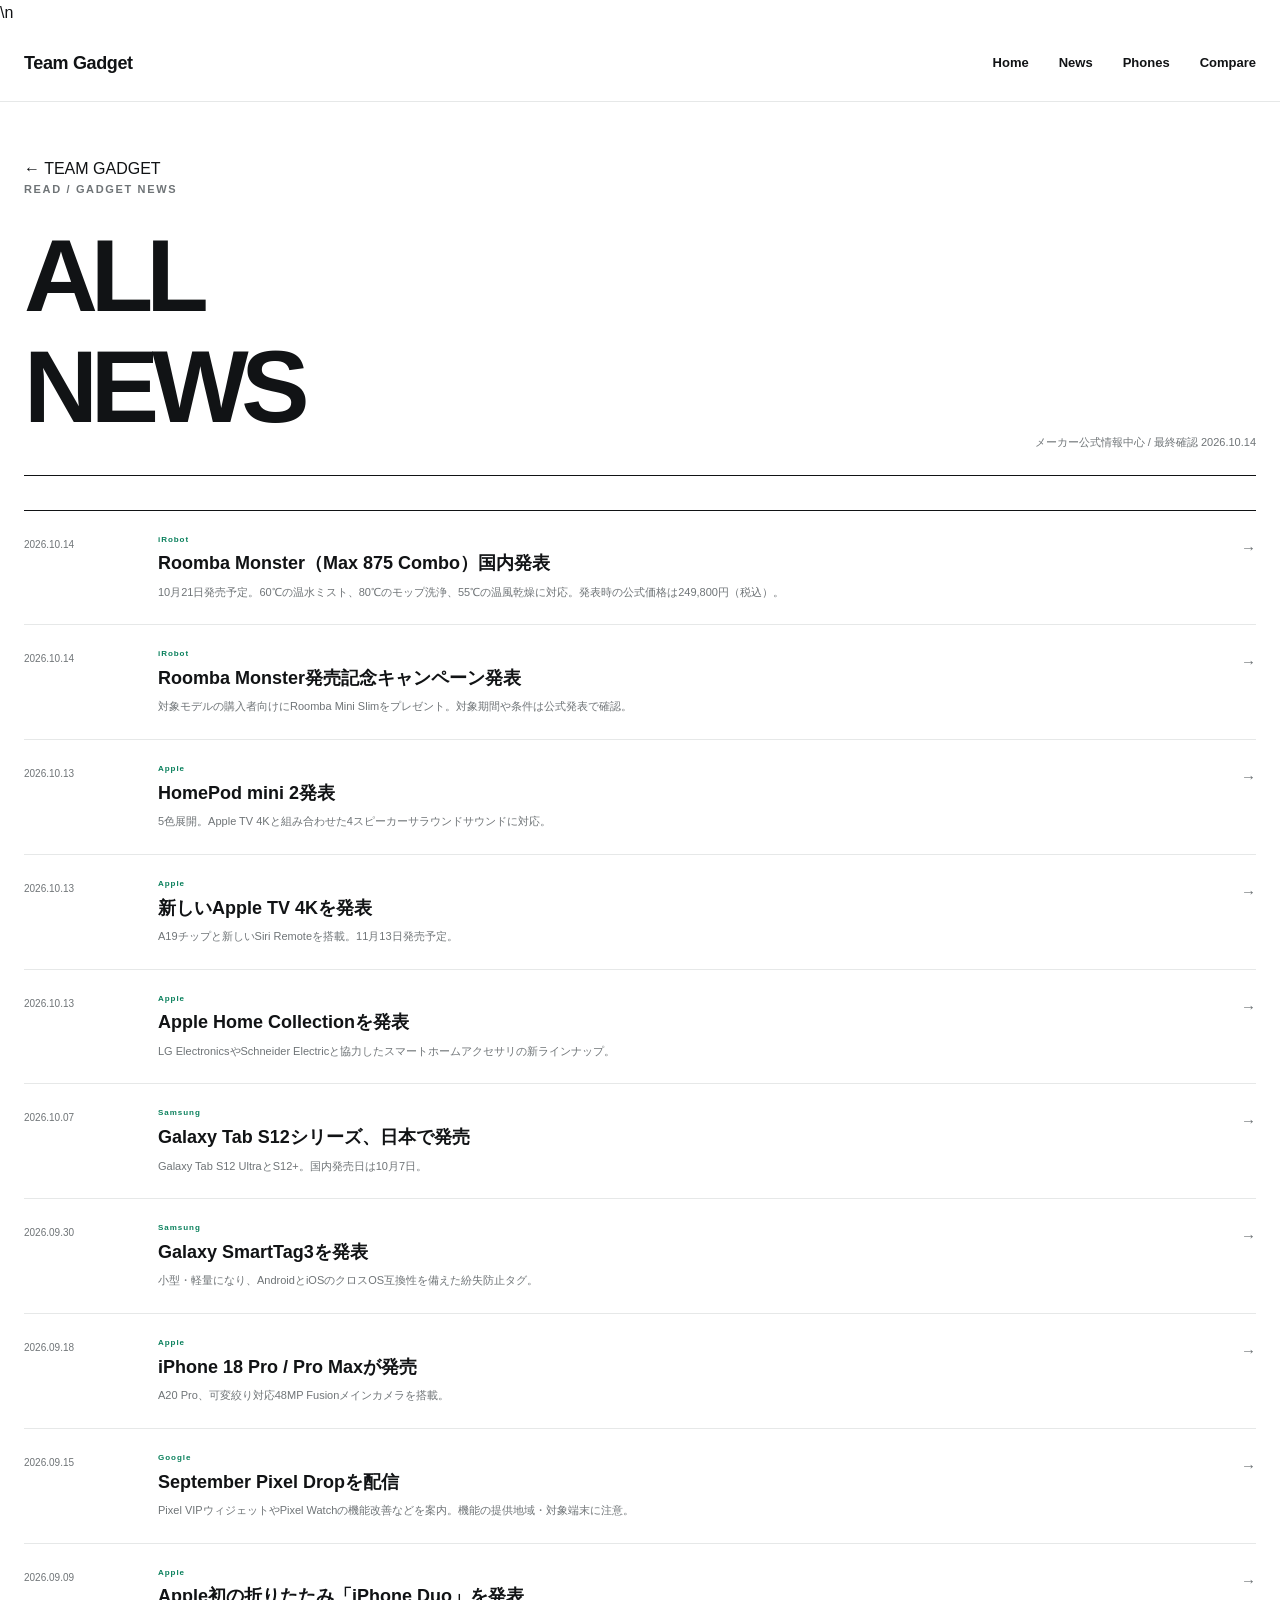
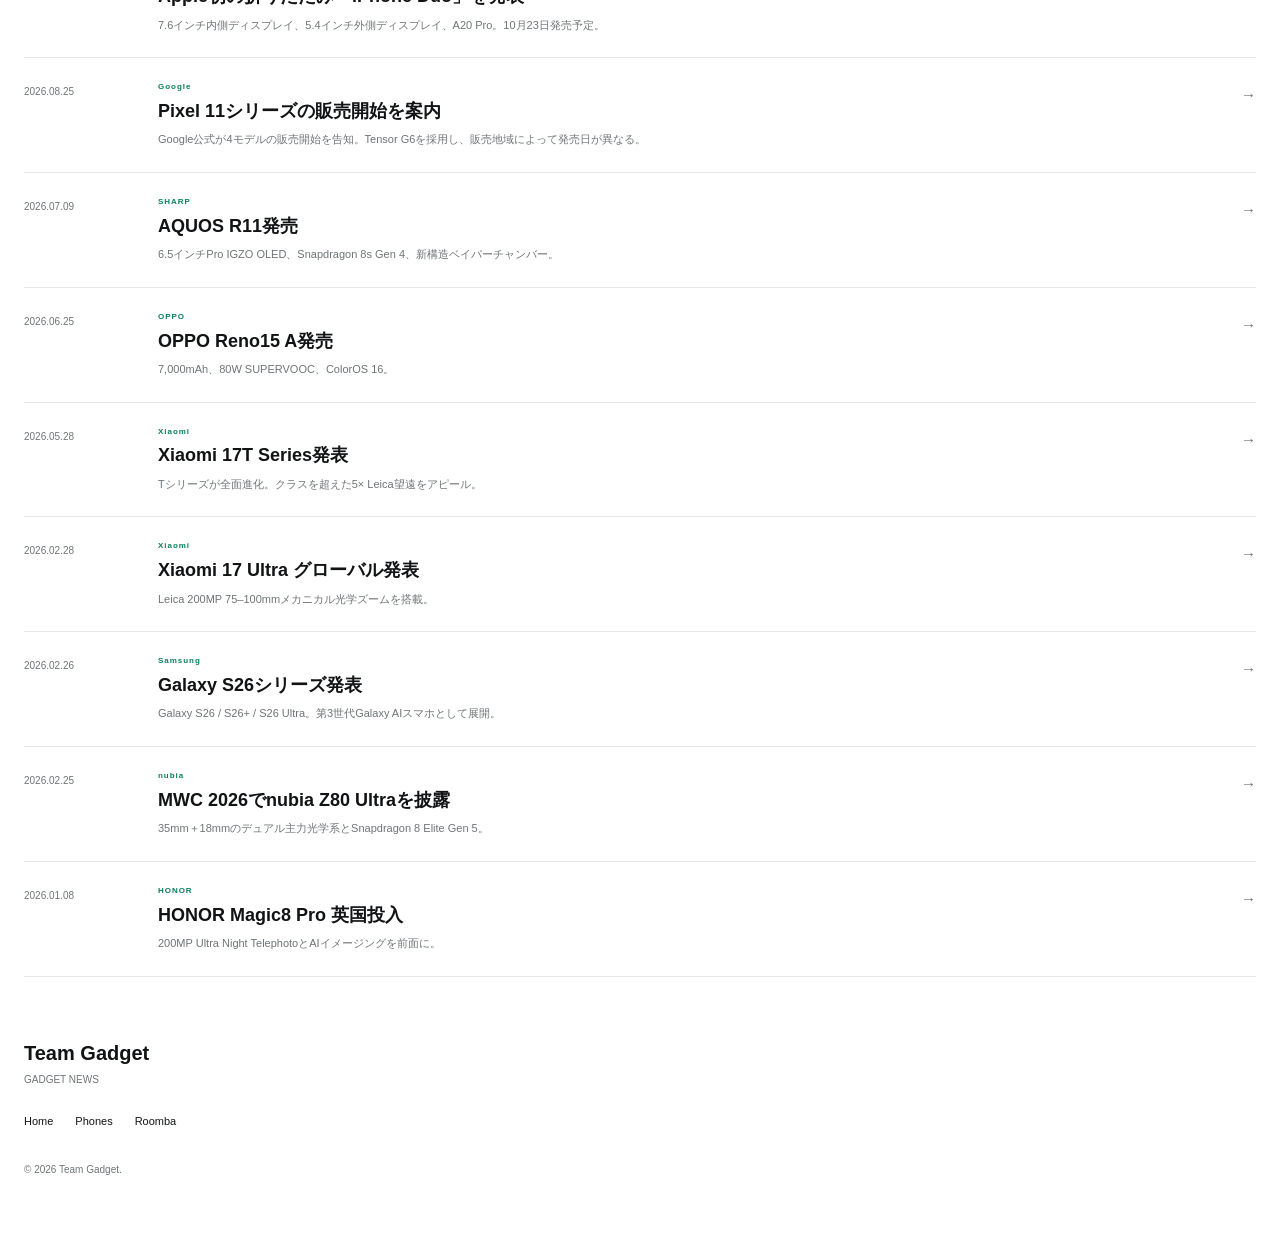
<file: news/index.html>
<!doctype html>
<html lang="ja">
<head>
  <meta charset="utf-8">
  <meta name="viewport" content="width=device-width,initial-scale=1">\n  <base href="../">
  <meta name="description" content="Team Gadget ガジェットニュース一覧。スマートフォンを中心に最新情報をまとめます。">
  <title>ガジェットニュース | Team Gadget</title>
  <link rel="stylesheet" href="./styles.css?v=20260923-1522">
  <link rel="stylesheet" href="./gadget.css?v=20260923-1522">
</head>
<body>
  <header class="site-header">
    <a class="brand" href="./gadget.html"><span>Team Gadget</span></a>
    <nav class="desktop-nav"><a href="./gadget.html">Home</a><a href="#news">News</a><a href="./phones/">Phones</a><a href="./phones/#compare">Compare</a></nav>
    <button class="menu-button" id="menuButton" type="button" aria-label="メニューを開く" aria-expanded="false"><span></span><span></span></button>
  </header>

  <div class="mobile-menu" id="mobileMenu" hidden>
    <div class="mobile-menu-panel">
      <div class="mobile-menu-head"><strong>MENU</strong><button class="mobile-close" id="menuClose" type="button" aria-label="メニューを閉じる">×</button></div>
      <div class="mobile-menu-group">
        <span class="mobile-menu-label">PAGES</span>
        <a href="./gadget.html">Team Gadget</a>
        <a href="./">Team Gadget（Roomba）</a>
      </div>
      <div class="mobile-menu-group">
        <span class="mobile-menu-label">GADGET</span>
        <a href="#news">News</a>
        <a href="./phones/">World Phones</a>
        <a href="./phones/#compare">Compare</a>
      </div>
    </div>
  </div>

  <main>
    <section class="section shell page-top-section" id="news">
      <a class="page-kicker" href="./gadget.html">← TEAM GADGET</a>
      <div class="section-head">
        <div><div class="eyebrow">READ / GADGET NEWS</div><h1 class="database-page-title">ALL<br>NEWS</h1></div>
        <span class="source-note">メーカー公式情報中心 / 最終確認 2026.10.14</span>
      </div>
      <div class="gadget-news-timeline standalone-news-list">
        <div class="gadget-news-list" id="moreNewsList"></div>
      </div>
    </section>
  </main>

  <footer class="footer shell">
    <div><strong>Team Gadget</strong><span>GADGET NEWS</span></div>
    <div class="footer-links"><a href="./gadget.html">Home</a><a href="./phones/">Phones</a><a href="./">Roomba</a></div>
    <small>© 2026 Team Gadget.</small>
  </footer>

  <script src="./gadget-data.js?v=20261014-1900"></script>
  <script src="./gadget.js?v=20261014-1900"></script>
</body>
</html>
</file>
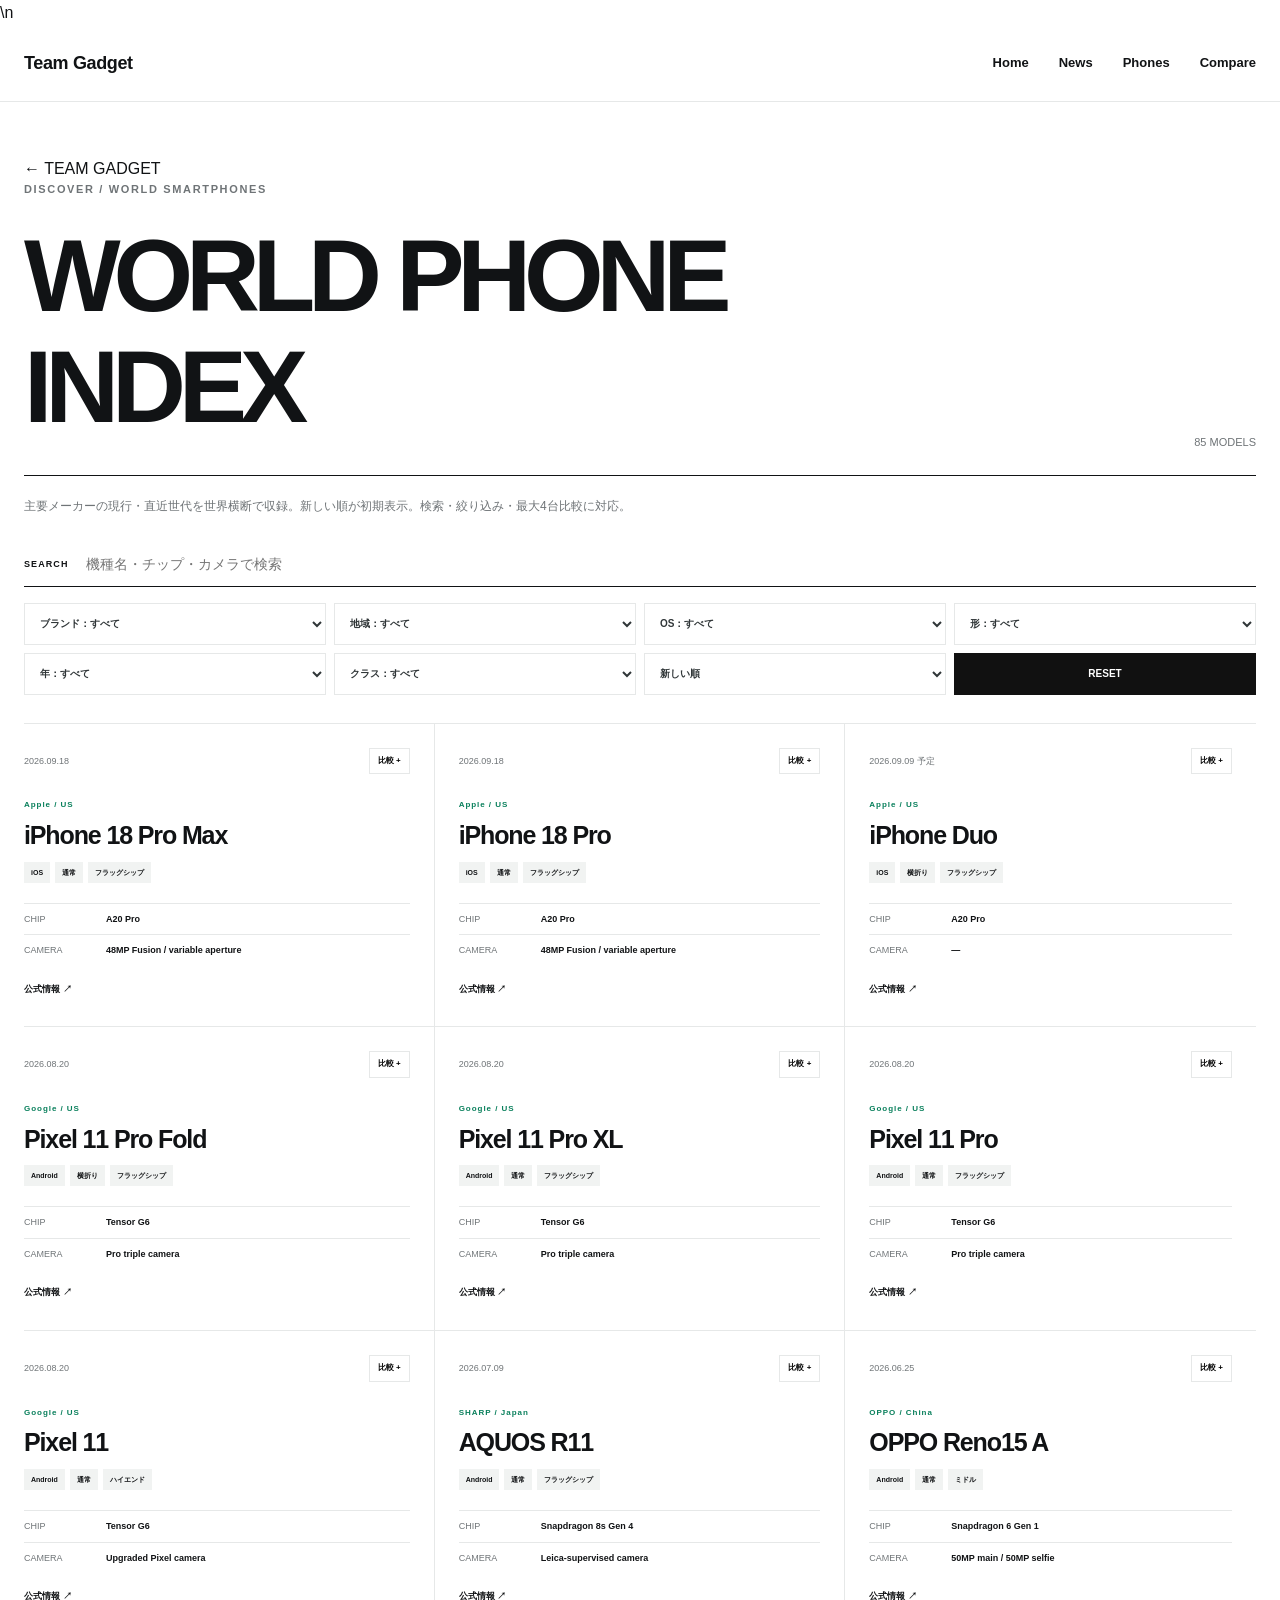
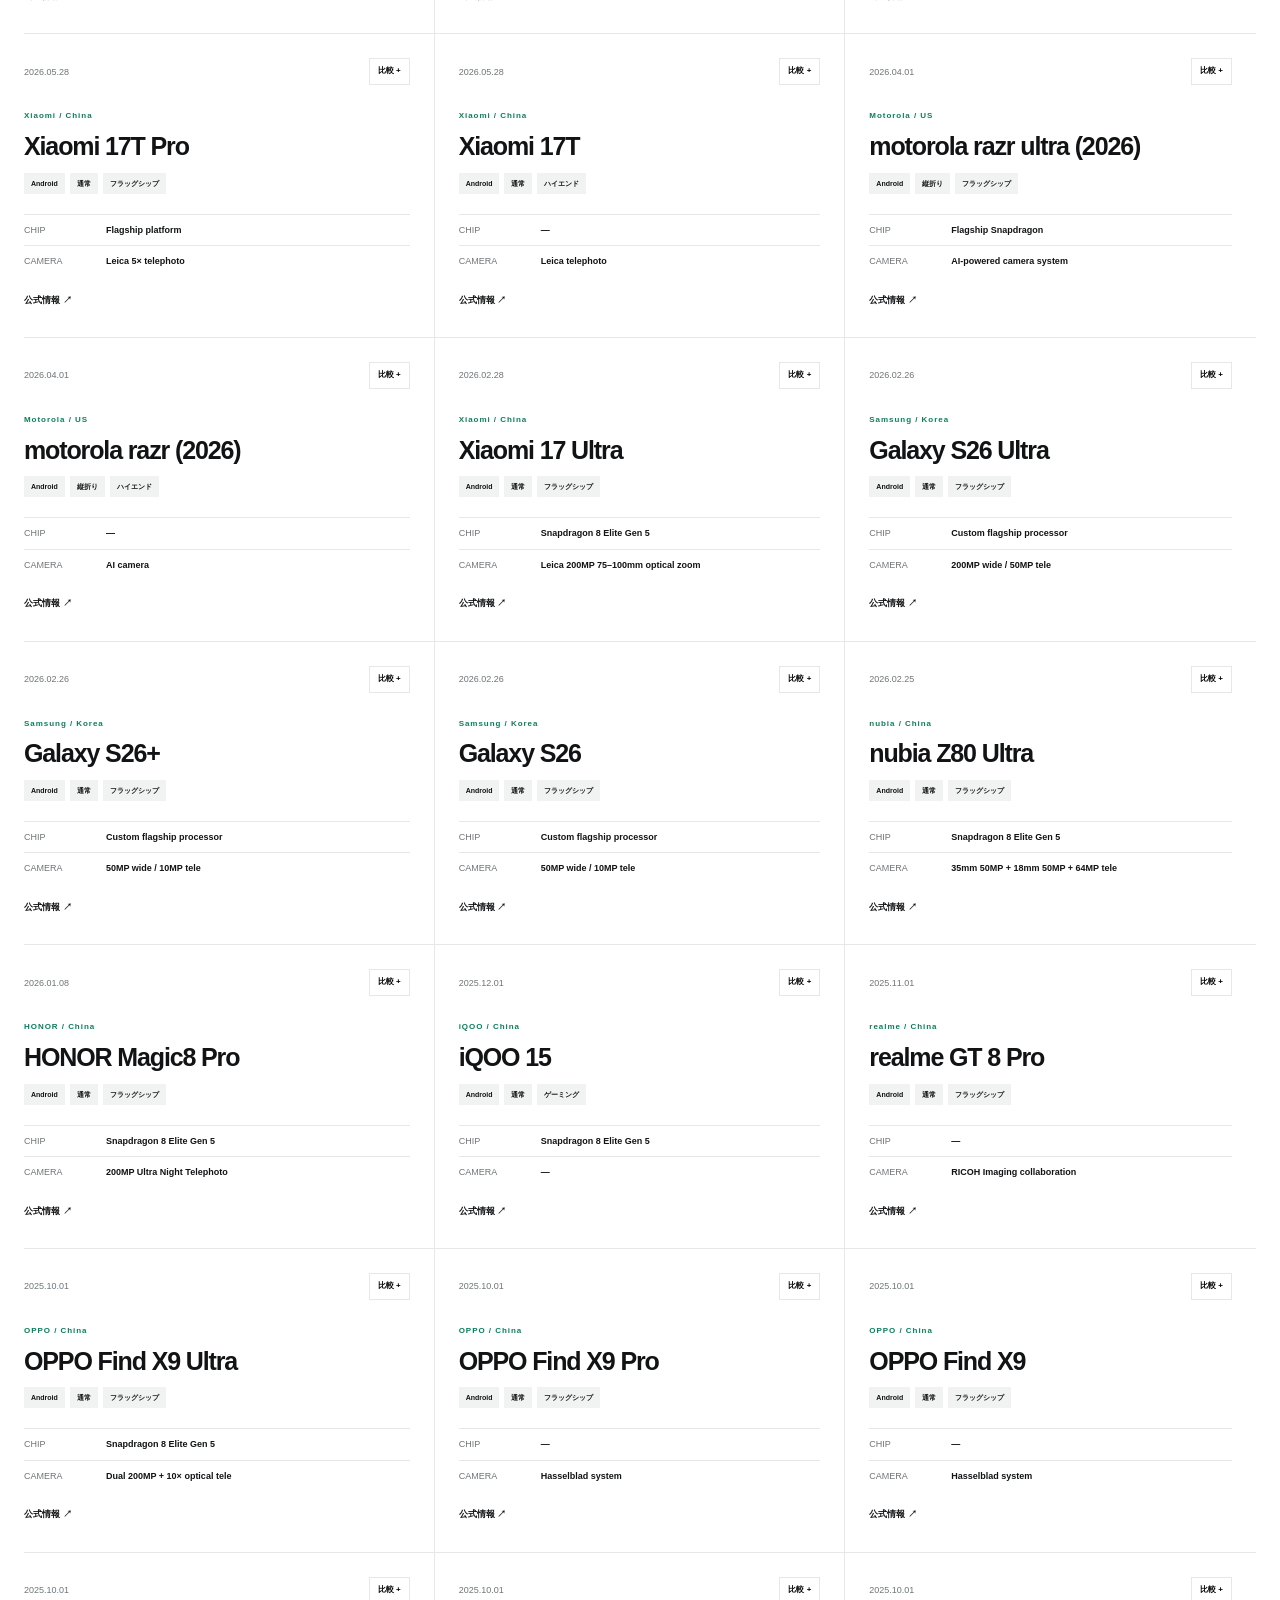
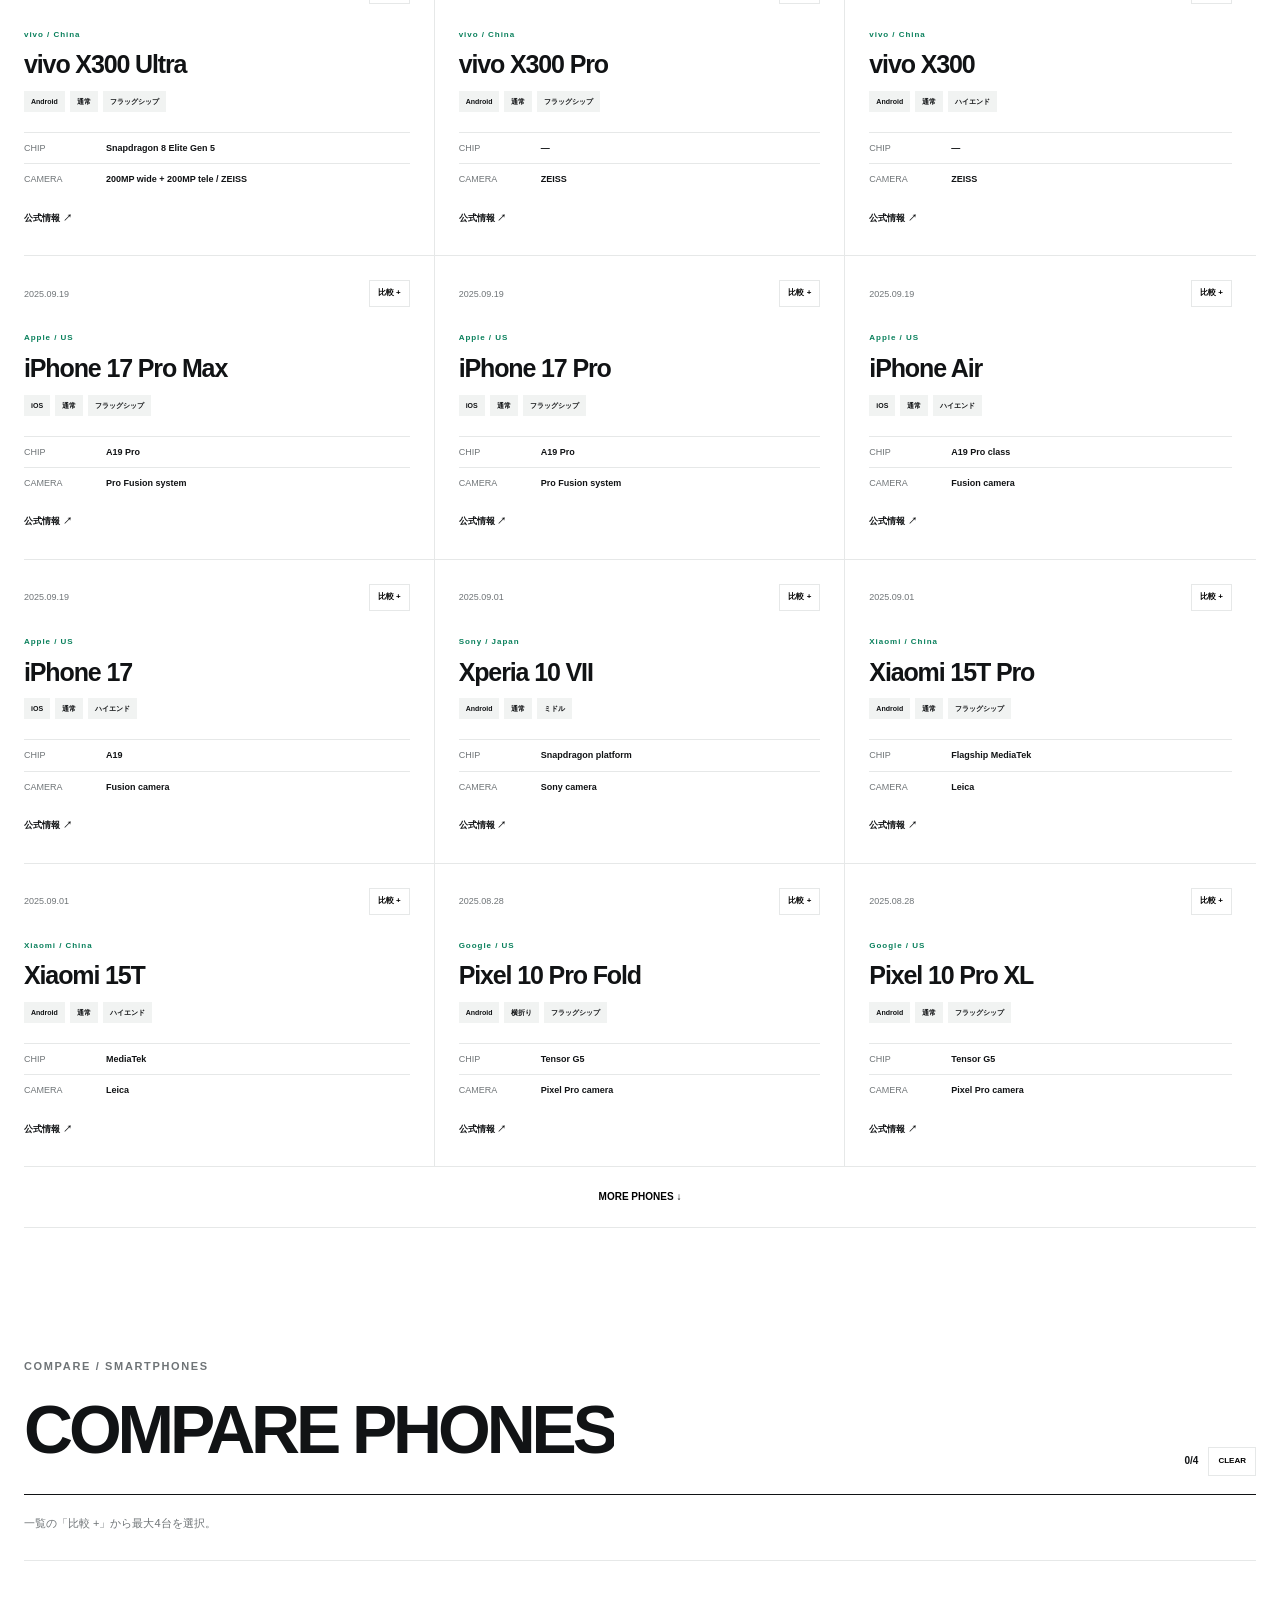
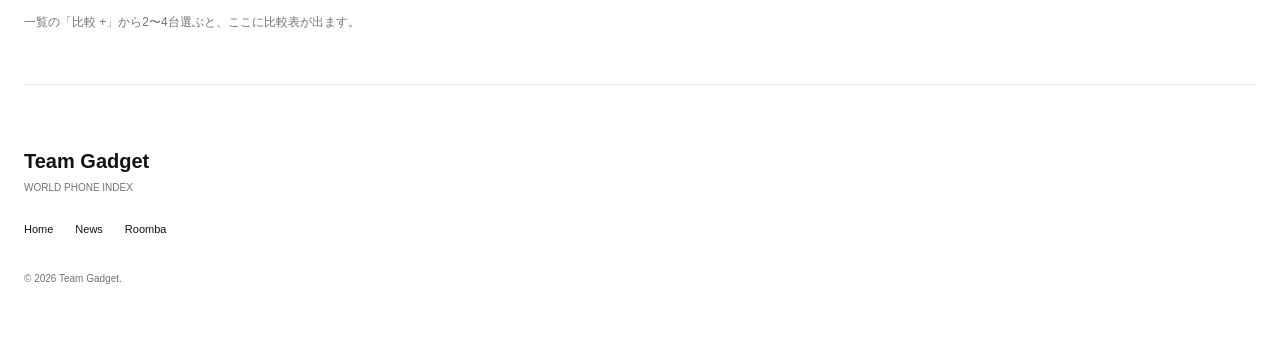
<file: phones/index.html>
<!doctype html>
<html lang="ja">
<head>
  <meta charset="utf-8">
  <meta name="viewport" content="width=device-width,initial-scale=1">\n  <base href="../">
  <meta name="description" content="Team Gadget 世界のスマホ一覧。主要メーカー85機種以上を検索・絞り込み・比較。">
  <title>世界のスマホ一覧 | Team Gadget</title>
  <link rel="stylesheet" href="./styles.css?v=20260923-1522">
  <link rel="stylesheet" href="./gadget.css?v=20260923-1522">
</head>
<body>
  <header class="site-header">
    <a class="brand" href="./gadget.html"><span>Team Gadget</span></a>
    <nav class="desktop-nav"><a href="./gadget.html">Home</a><a href="./news/">News</a><a href="#phones">Phones</a><a href="#compare">Compare</a></nav>
    <button class="menu-button" id="menuButton" type="button" aria-label="メニューを開く" aria-expanded="false"><span></span><span></span></button>
  </header>

  <div class="mobile-menu" id="mobileMenu" hidden>
    <div class="mobile-menu-panel">
      <div class="mobile-menu-head"><strong>MENU</strong><button class="mobile-close" id="menuClose" type="button" aria-label="メニューを閉じる">×</button></div>
      <div class="mobile-menu-group">
        <span class="mobile-menu-label">PAGES</span>
        <a href="./gadget.html">Team Gadget</a>
        <a href="./">Team Gadget（Roomba）</a>
      </div>
      <div class="mobile-menu-group">
        <span class="mobile-menu-label">SMARTPHONE</span>
        <a href="#phones">World Phone Index</a>
        <a href="#compare">Compare</a>
        <a href="./news/">News</a>
      </div>
    </div>
  </div>

  <main>
    <section class="section shell page-top-section" id="phones">
      <a class="page-kicker" href="./gadget.html">← TEAM GADGET</a>
      <div class="section-head phone-page-head">
        <div><div class="eyebrow">DISCOVER / WORLD SMARTPHONES</div><h1 class="database-page-title">WORLD PHONE<br>INDEX</h1></div>
        <span class="source-note" id="phoneCount">0 MODELS</span>
      </div>
      <p class="world-index-lead">主要メーカーの現行・直近世代を世界横断で収録。新しい順が初期表示。検索・絞り込み・最大4台比較に対応。</p>

      <div class="phone-tools">
        <label class="phone-search"><span>SEARCH</span><input id="phoneSearch" type="search" placeholder="機種名・チップ・カメラで検索" autocomplete="off"></label>
        <div class="phone-filter-grid">
          <select id="brandFilter" aria-label="ブランド"></select>
          <select id="originFilter" aria-label="地域"></select>
          <select id="osFilter" aria-label="OS"></select>
          <select id="formFilter" aria-label="形"></select>
          <select id="yearFilter" aria-label="年"></select>
          <select id="tierFilter" aria-label="クラス"></select>
          <select id="sortFilter" aria-label="並び順">
            <option value="newest">新しい順</option>
            <option value="oldest">古い順</option>
            <option value="brand">ブランド順</option>
            <option value="name">機種名順</option>
          </select>
          <button id="resetFilters" type="button">RESET</button>
        </div>
      </div>

      <div class="world-phone-grid" id="worldPhoneGrid"></div>
      <div class="world-phone-empty" id="emptyPhones" hidden>条件に合うスマホがありません。</div>
      <button class="load-more-phones" id="loadMorePhones" type="button">MORE PHONES ↓</button>
    </section>

    <section class="section shell" id="compare">
      <div class="section-head">
        <div><div class="eyebrow">COMPARE / SMARTPHONES</div><h2>COMPARE PHONES</h2></div>
        <div class="compare-head-actions"><span id="compareCount">0/4</span><button id="clearCompare" type="button">CLEAR</button></div>
      </div>
      <p class="compare-guide">一覧の「比較 +」から最大4台を選択。</p>
      <div id="compareNotice" class="compare-notice" aria-live="polite"></div>
      <div id="comparePanel"></div>
    </section>
  </main>

  <footer class="footer shell">
    <div><strong>Team Gadget</strong><span>WORLD PHONE INDEX</span></div>
    <div class="footer-links"><a href="./gadget.html">Home</a><a href="./news/">News</a><a href="./">Roomba</a></div>
    <small>© 2026 Team Gadget.</small>
  </footer>

  <script src="./gadget-data.js?v=20261014-1900"></script>
  <script src="./gadget.js?v=20261014-1900"></script>
</body>
</html>
</file>
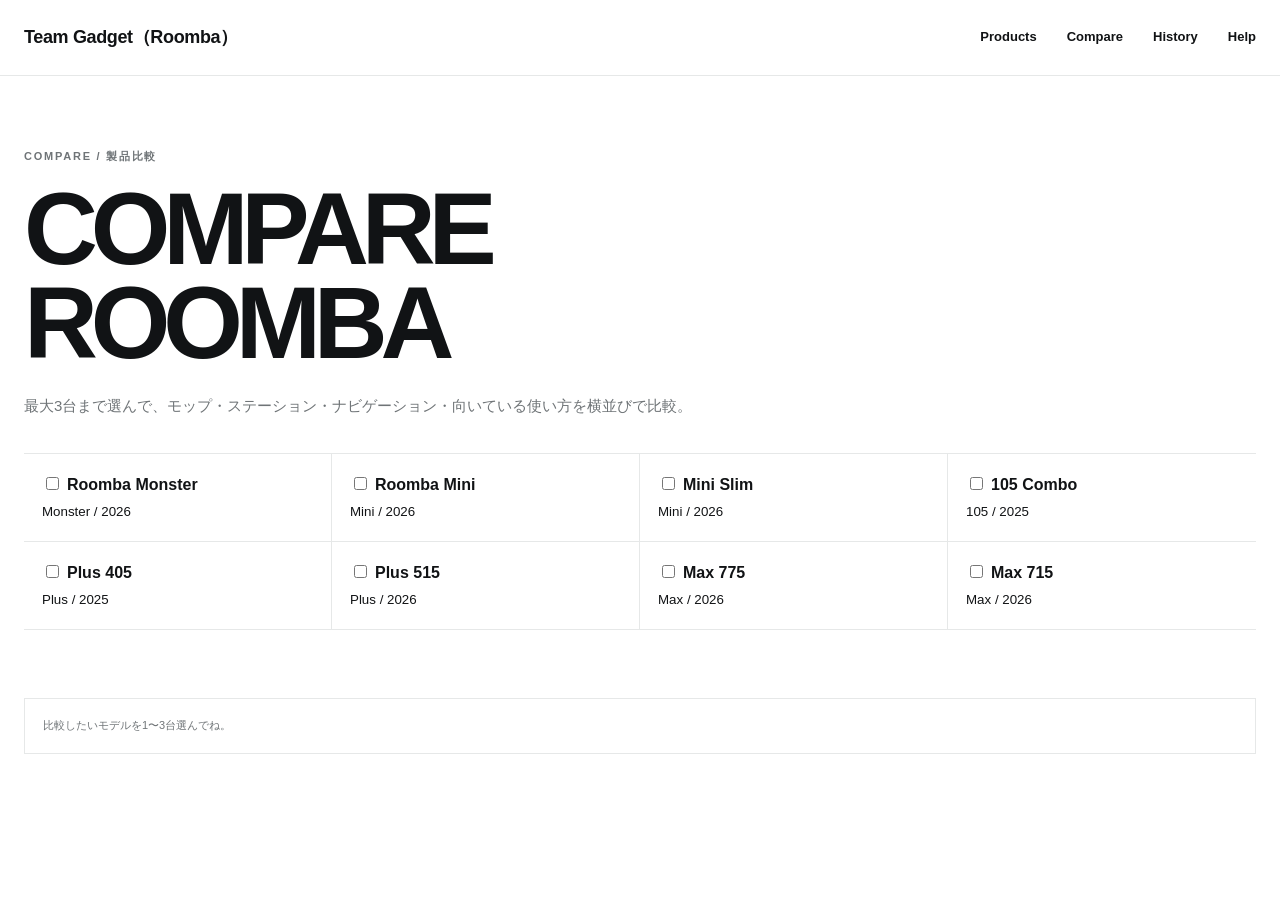
<file: compare.html>
<!doctype html><html lang="ja"><head><meta charset="utf-8"><meta name="viewport" content="width=device-width,initial-scale=1"><title>Roomba比較 | Team Gadget（Roomba）</title><link rel="stylesheet" href="./styles.css"><link rel="stylesheet" href="./pages.css"></head><body>
<header class="site-header"><a class="brand" href="./"><span>Team Gadget（Roomba）</span></a><nav class="desktop-nav"><a href="./#products">Products</a><a href="./compare.html">Compare</a><a href="./history.html">History</a><a href="./help.html">Help</a></nav></header>
<main class="shell page-main"><div class="page-kicker">COMPARE / 製品比較</div><h1 class="page-title">COMPARE<br>ROOMBA</h1><p class="page-lead">最大3台まで選んで、モップ・ステーション・ナビゲーション・向いている使い方を横並びで比較。</p><div id="comparePicker" class="compare-picker"></div><div id="compareOutput" class="compare-output"></div></main>
<script src="./data.js"></script><script src="./compare.js"></script></body></html>
</file>
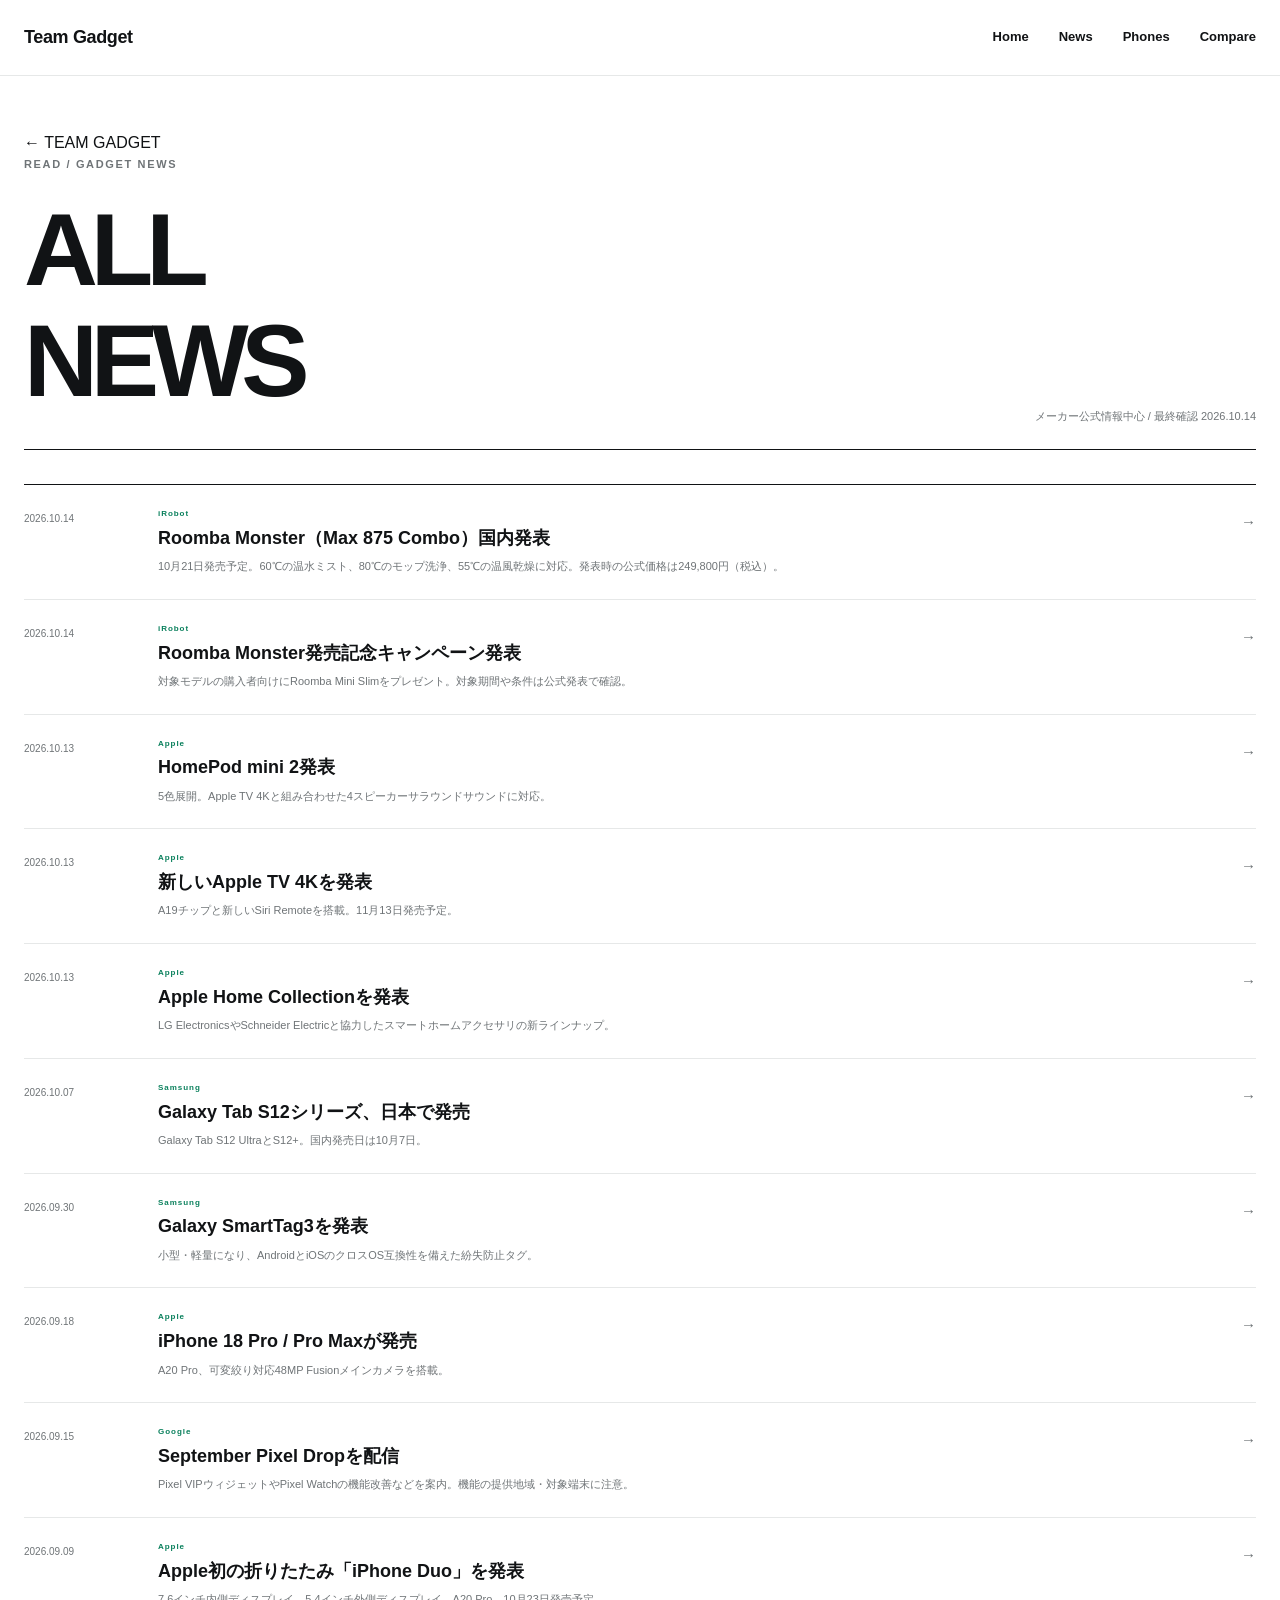
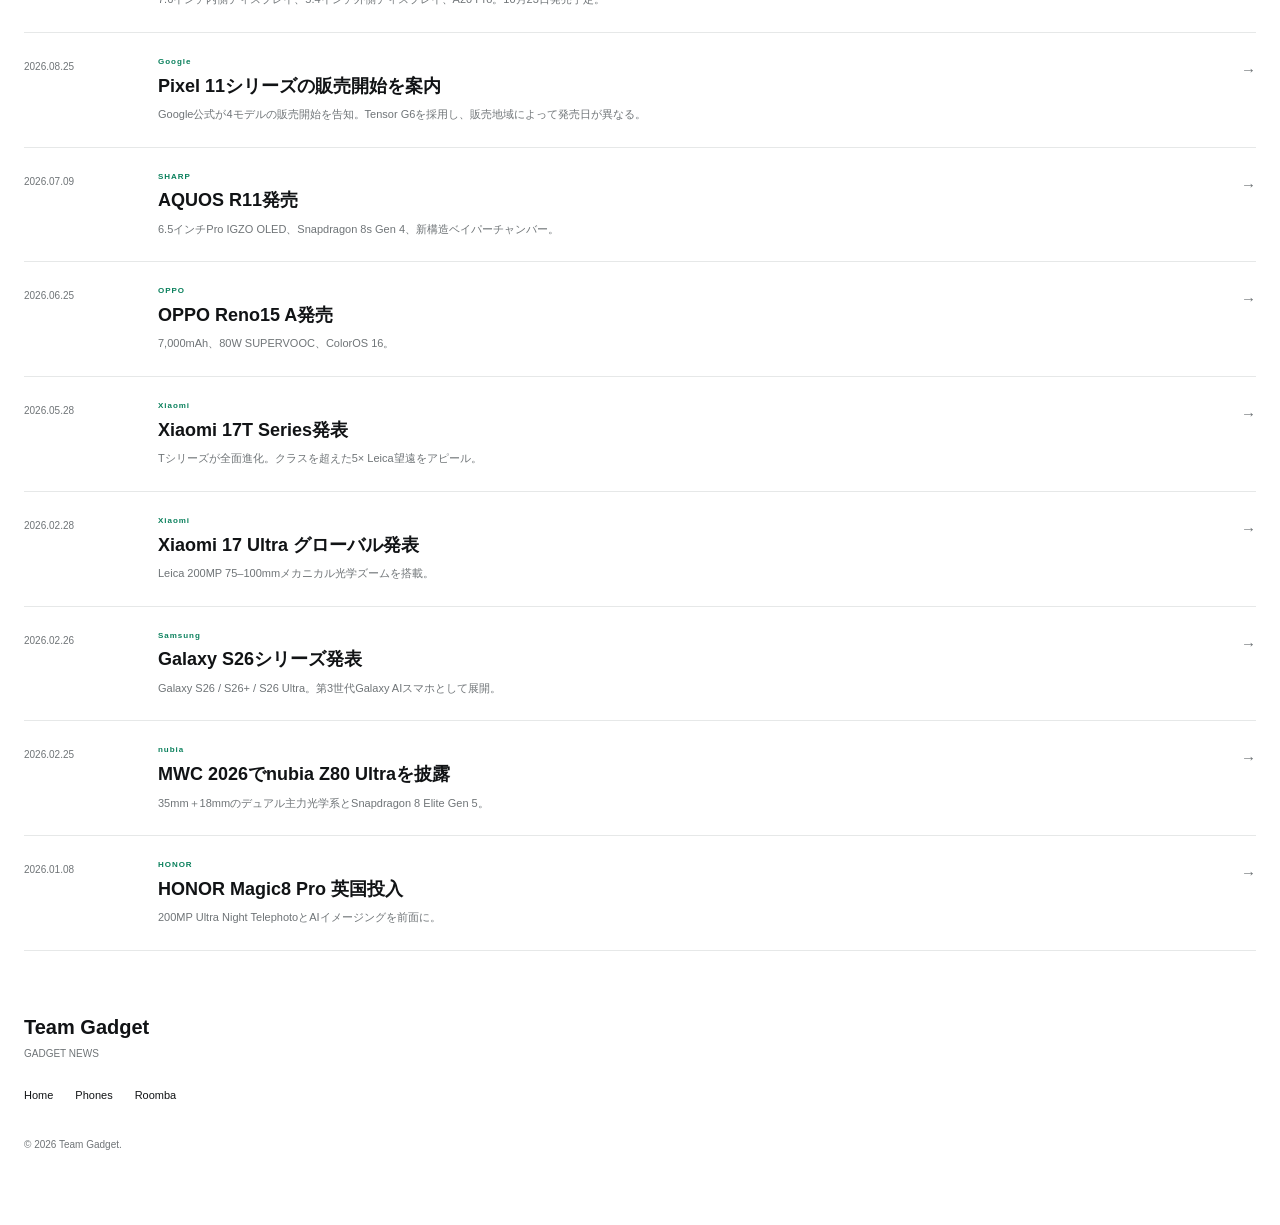
<file: gadget-news.html>
<!doctype html>
<html lang="ja">
<head>
  <meta charset="utf-8">
  <meta name="viewport" content="width=device-width,initial-scale=1">
  <meta name="description" content="Team Gadget ガジェットニュース一覧。スマートフォンを中心に最新情報をまとめます。">
  <title>ガジェットニュース | Team Gadget</title>
  <link rel="stylesheet" href="./styles.css?v=20260923-1522">
  <link rel="stylesheet" href="./gadget.css?v=20260923-1522">
</head>
<body>
  <header class="site-header">
    <a class="brand" href="./gadget.html"><span>Team Gadget</span></a>
    <nav class="desktop-nav"><a href="./gadget.html">Home</a><a href="#news">News</a><a href="./phones/">Phones</a><a href="./phones/#compare">Compare</a></nav>
    <button class="menu-button" id="menuButton" type="button" aria-label="メニューを開く" aria-expanded="false"><span></span><span></span></button>
  </header>

  <div class="mobile-menu" id="mobileMenu" hidden>
    <div class="mobile-menu-panel">
      <div class="mobile-menu-head"><strong>MENU</strong><button class="mobile-close" id="menuClose" type="button" aria-label="メニューを閉じる">×</button></div>
      <div class="mobile-menu-group">
        <span class="mobile-menu-label">PAGES</span>
        <a href="./gadget.html">Team Gadget</a>
        <a href="./">Team Gadget（Roomba）</a>
      </div>
      <div class="mobile-menu-group">
        <span class="mobile-menu-label">GADGET</span>
        <a href="#news">News</a>
        <a href="./phones/">World Phones</a>
        <a href="./phones/#compare">Compare</a>
      </div>
    </div>
  </div>

  <main>
    <section class="section shell page-top-section" id="news">
      <a class="page-kicker" href="./gadget.html">← TEAM GADGET</a>
      <div class="section-head">
        <div><div class="eyebrow">READ / GADGET NEWS</div><h1 class="database-page-title">ALL<br>NEWS</h1></div>
        <span class="source-note">メーカー公式情報中心 / 最終確認 2026.10.14</span>
      </div>
      <div class="gadget-news-timeline standalone-news-list">
        <div class="gadget-news-list" id="moreNewsList"></div>
      </div>
    </section>
  </main>

  <footer class="footer shell">
    <div><strong>Team Gadget</strong><span>GADGET NEWS</span></div>
    <div class="footer-links"><a href="./gadget.html">Home</a><a href="./phones/">Phones</a><a href="./">Roomba</a></div>
    <small>© 2026 Team Gadget.</small>
  </footer>

  <script src="./gadget-data.js?v=20261014-1900"></script>
  <script src="./gadget.js?v=20261014-1900"></script>
</body>
</html>
</file>
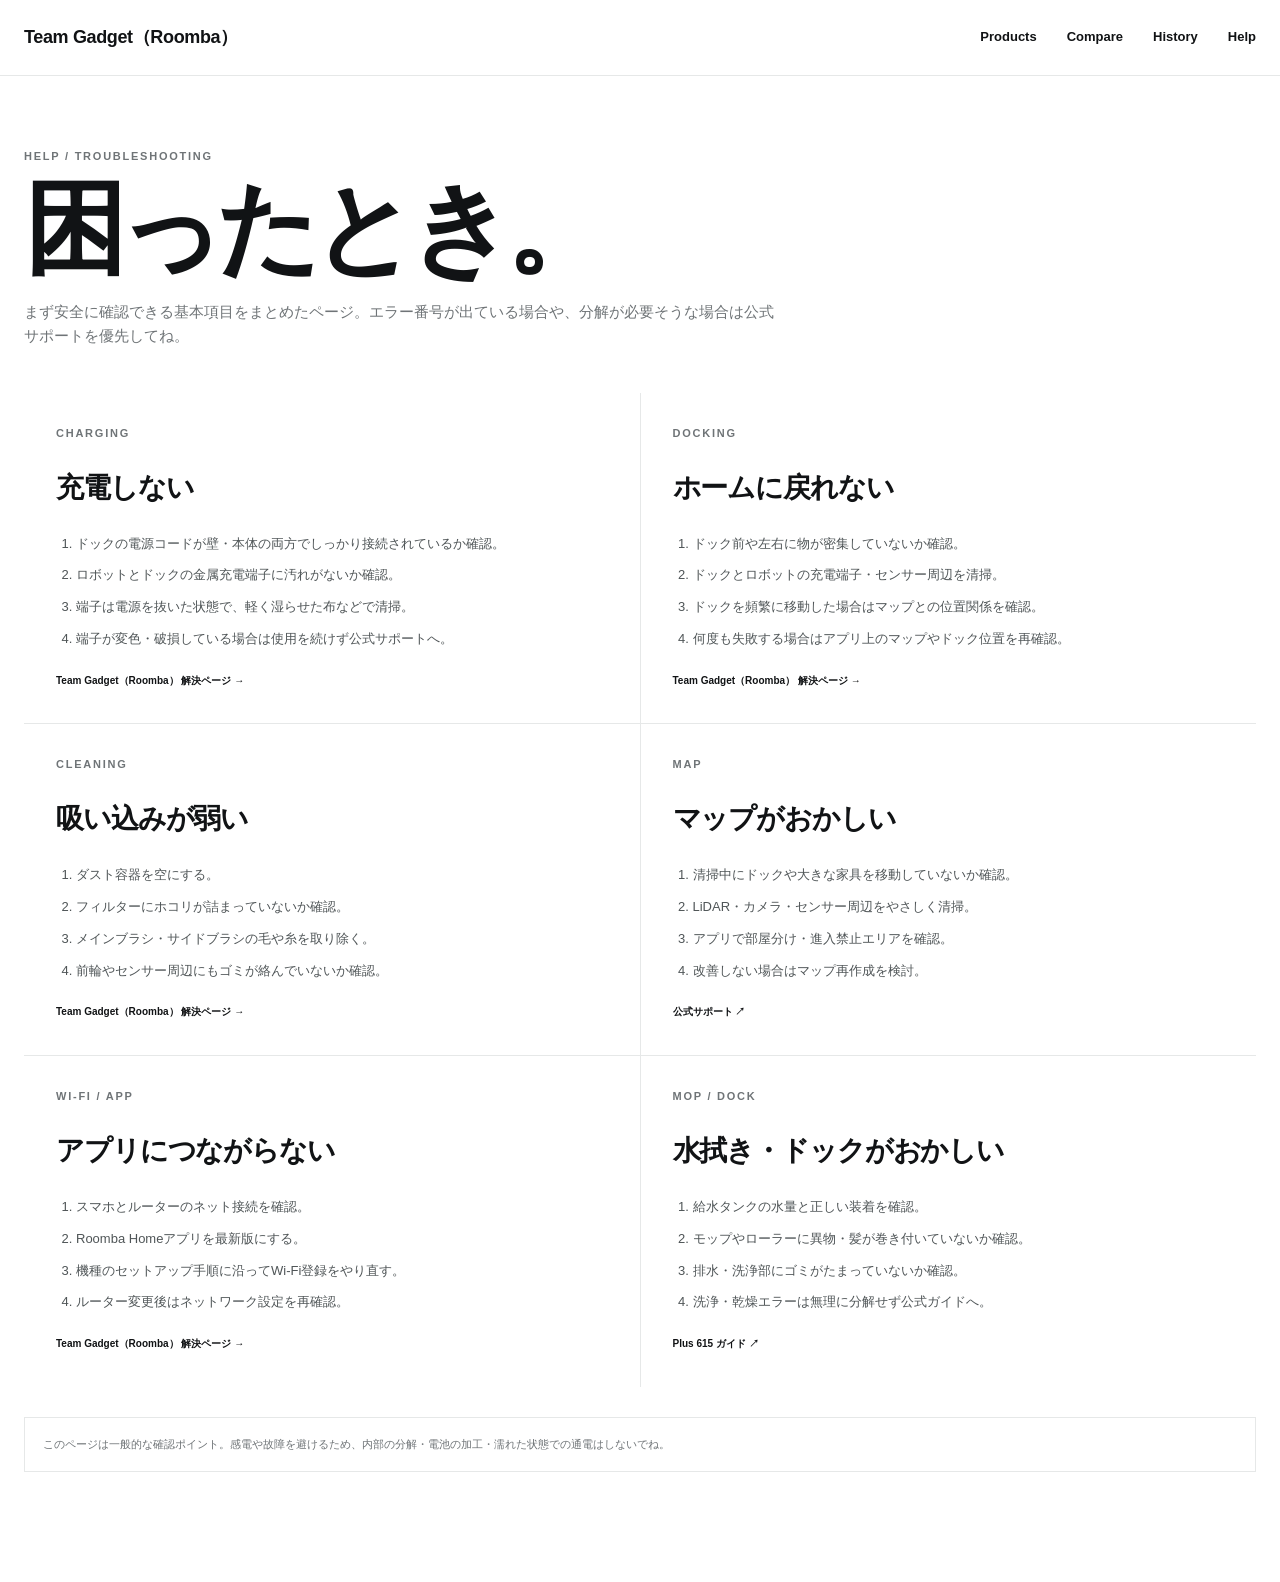
<file: help.html>
<!doctype html><html lang="ja"><head><meta charset="utf-8"><meta name="viewport" content="width=device-width,initial-scale=1"><title>困ったとき | Team Gadget（Roomba）</title><link rel="stylesheet" href="./styles.css?v=20260923-0852"><link rel="stylesheet" href="./pages.css?v=20260923-0852"></head><body>
<header class="site-header"><a class="brand" href="./"><span>Team Gadget（Roomba）</span></a><nav class="desktop-nav"><a href="./#products">Products</a><a href="./compare.html">Compare</a><a href="./history.html">History</a><a href="./help.html">Help</a></nav></header>
<main class="shell page-main"><div class="page-kicker">HELP / TROUBLESHOOTING</div><h1 class="page-title">困ったとき。</h1><p class="page-lead">まず安全に確認できる基本項目をまとめたページ。エラー番号が出ている場合や、分解が必要そうな場合は公式サポートを優先してね。</p>
<section class="help-grid">
<article class="help-card"><div class="page-kicker">CHARGING</div><h2>充電しない</h2><ol><li>ドックの電源コードが壁・本体の両方でしっかり接続されているか確認。</li><li>ロボットとドックの金属充電端子に汚れがないか確認。</li><li>端子は電源を抜いた状態で、軽く湿らせた布などで清掃。</li><li>端子が変色・破損している場合は使用を続けず公式サポートへ。</li></ol><a href="./troubleshoot.html?issue=charging">Team Gadget（Roomba） 解決ページ →</a></article>
<article class="help-card"><div class="page-kicker">DOCKING</div><h2>ホームに戻れない</h2><ol><li>ドック前や左右に物が密集していないか確認。</li><li>ドックとロボットの充電端子・センサー周辺を清掃。</li><li>ドックを頻繁に移動した場合はマップとの位置関係を確認。</li><li>何度も失敗する場合はアプリ上のマップやドック位置を再確認。</li></ol><a href="./troubleshoot.html?issue=docking">Team Gadget（Roomba） 解決ページ →</a></article>
<article class="help-card"><div class="page-kicker">CLEANING</div><h2>吸い込みが弱い</h2><ol><li>ダスト容器を空にする。</li><li>フィルターにホコリが詰まっていないか確認。</li><li>メインブラシ・サイドブラシの毛や糸を取り除く。</li><li>前輪やセンサー周辺にもゴミが絡んでいないか確認。</li></ol><a href="./troubleshoot.html?issue=pickup">Team Gadget（Roomba） 解決ページ →</a></article>
<article class="help-card"><div class="page-kicker">MAP</div><h2>マップがおかしい</h2><ol><li>清掃中にドックや大きな家具を移動していないか確認。</li><li>LiDAR・カメラ・センサー周辺をやさしく清掃。</li><li>アプリで部屋分け・進入禁止エリアを確認。</li><li>改善しない場合はマップ再作成を検討。</li></ol><a href="https://homesupport.irobot.com/" target="_blank">公式サポート ↗</a></article>
<article class="help-card"><div class="page-kicker">WI-FI / APP</div><h2>アプリにつながらない</h2><ol><li>スマホとルーターのネット接続を確認。</li><li>Roomba Homeアプリを最新版にする。</li><li>機種のセットアップ手順に沿ってWi‑Fi登録をやり直す。</li><li>ルーター変更後はネットワーク設定を再確認。</li></ol><a href="./troubleshoot.html?issue=wifi">Team Gadget（Roomba） 解決ページ →</a></article>
<article class="help-card"><div class="page-kicker">MOP / DOCK</div><h2>水拭き・ドックがおかしい</h2><ol><li>給水タンクの水量と正しい装着を確認。</li><li>モップやローラーに異物・髪が巻き付いていないか確認。</li><li>排水・洗浄部にゴミがたまっていないか確認。</li><li>洗浄・乾燥エラーは無理に分解せず公式ガイドへ。</li></ol><a href="https://homesupport.irobot.com/articles/en_US/Knowledge/845" target="_blank">Plus 615 ガイド ↗</a></article>
</section><div class="notice">このページは一般的な確認ポイント。感電や故障を避けるため、内部の分解・電池の加工・濡れた状態での通電はしないでね。</div>
</main></body></html>
</file>
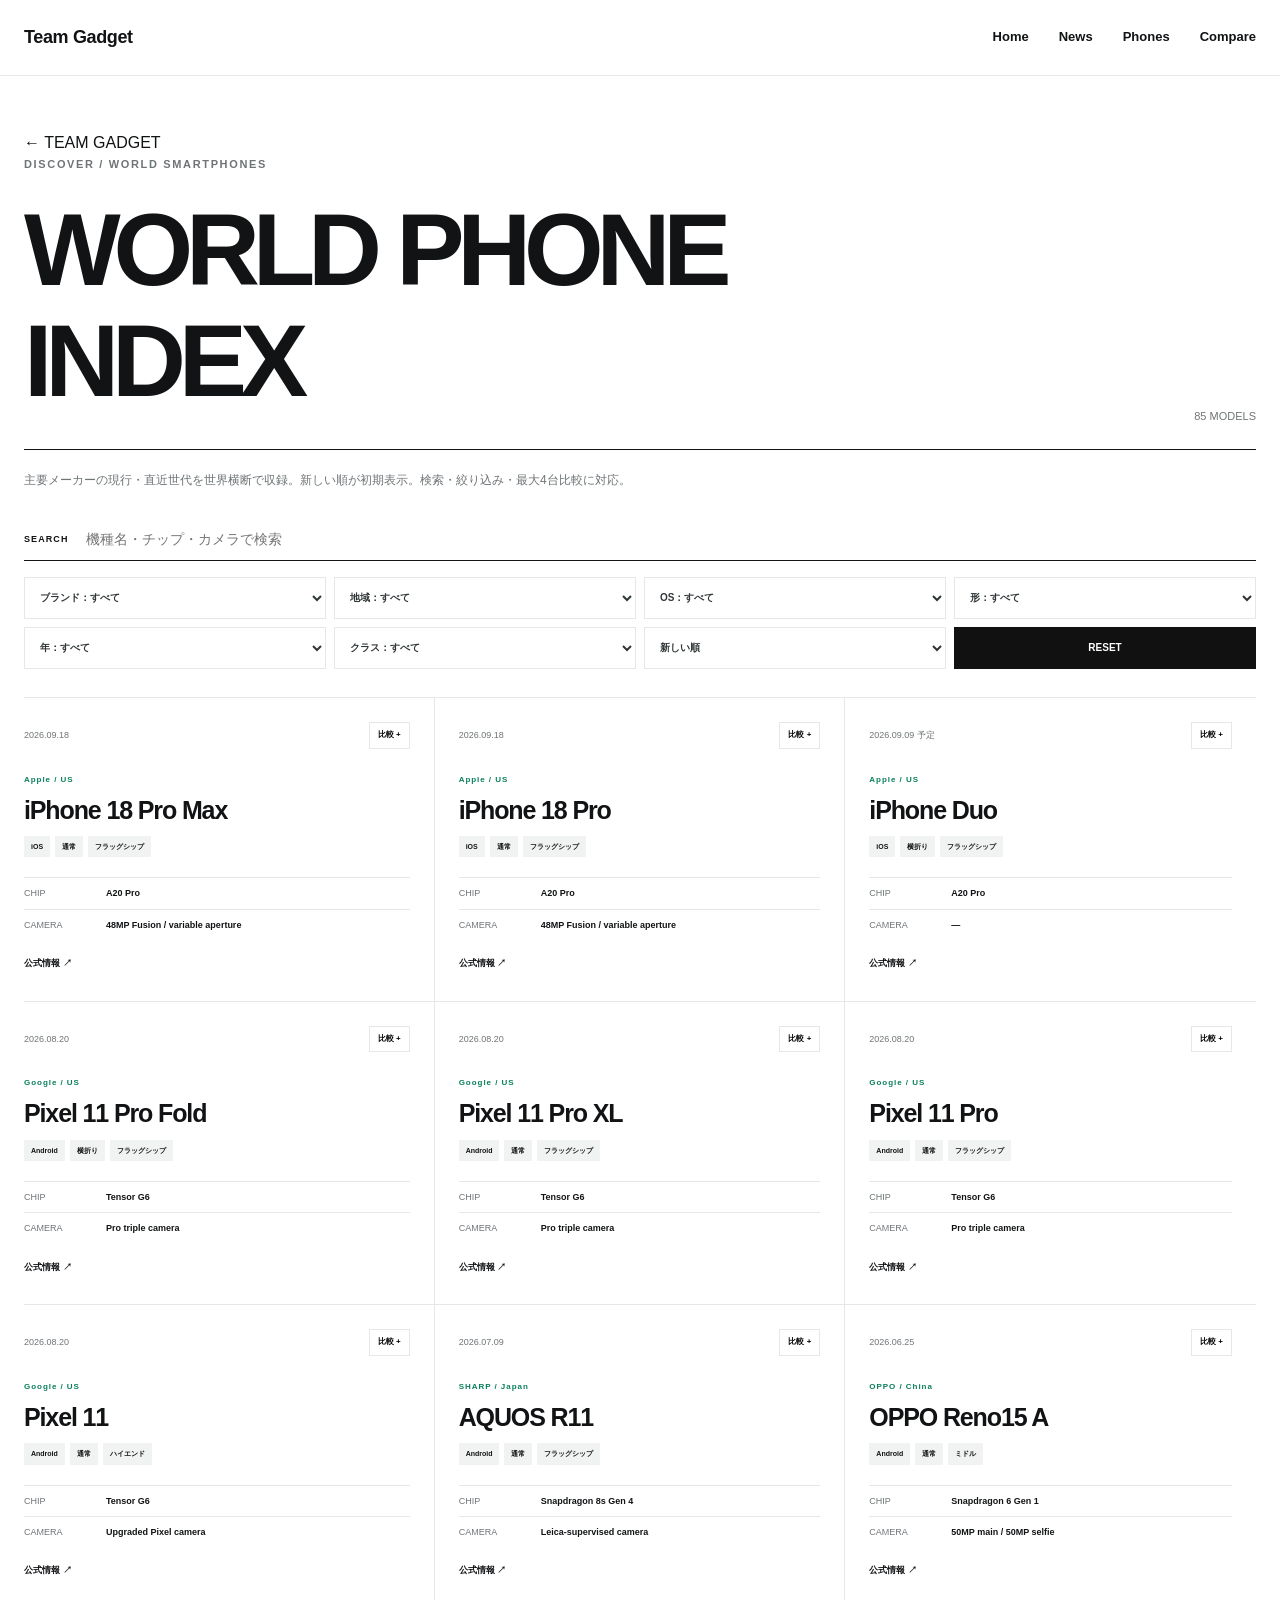
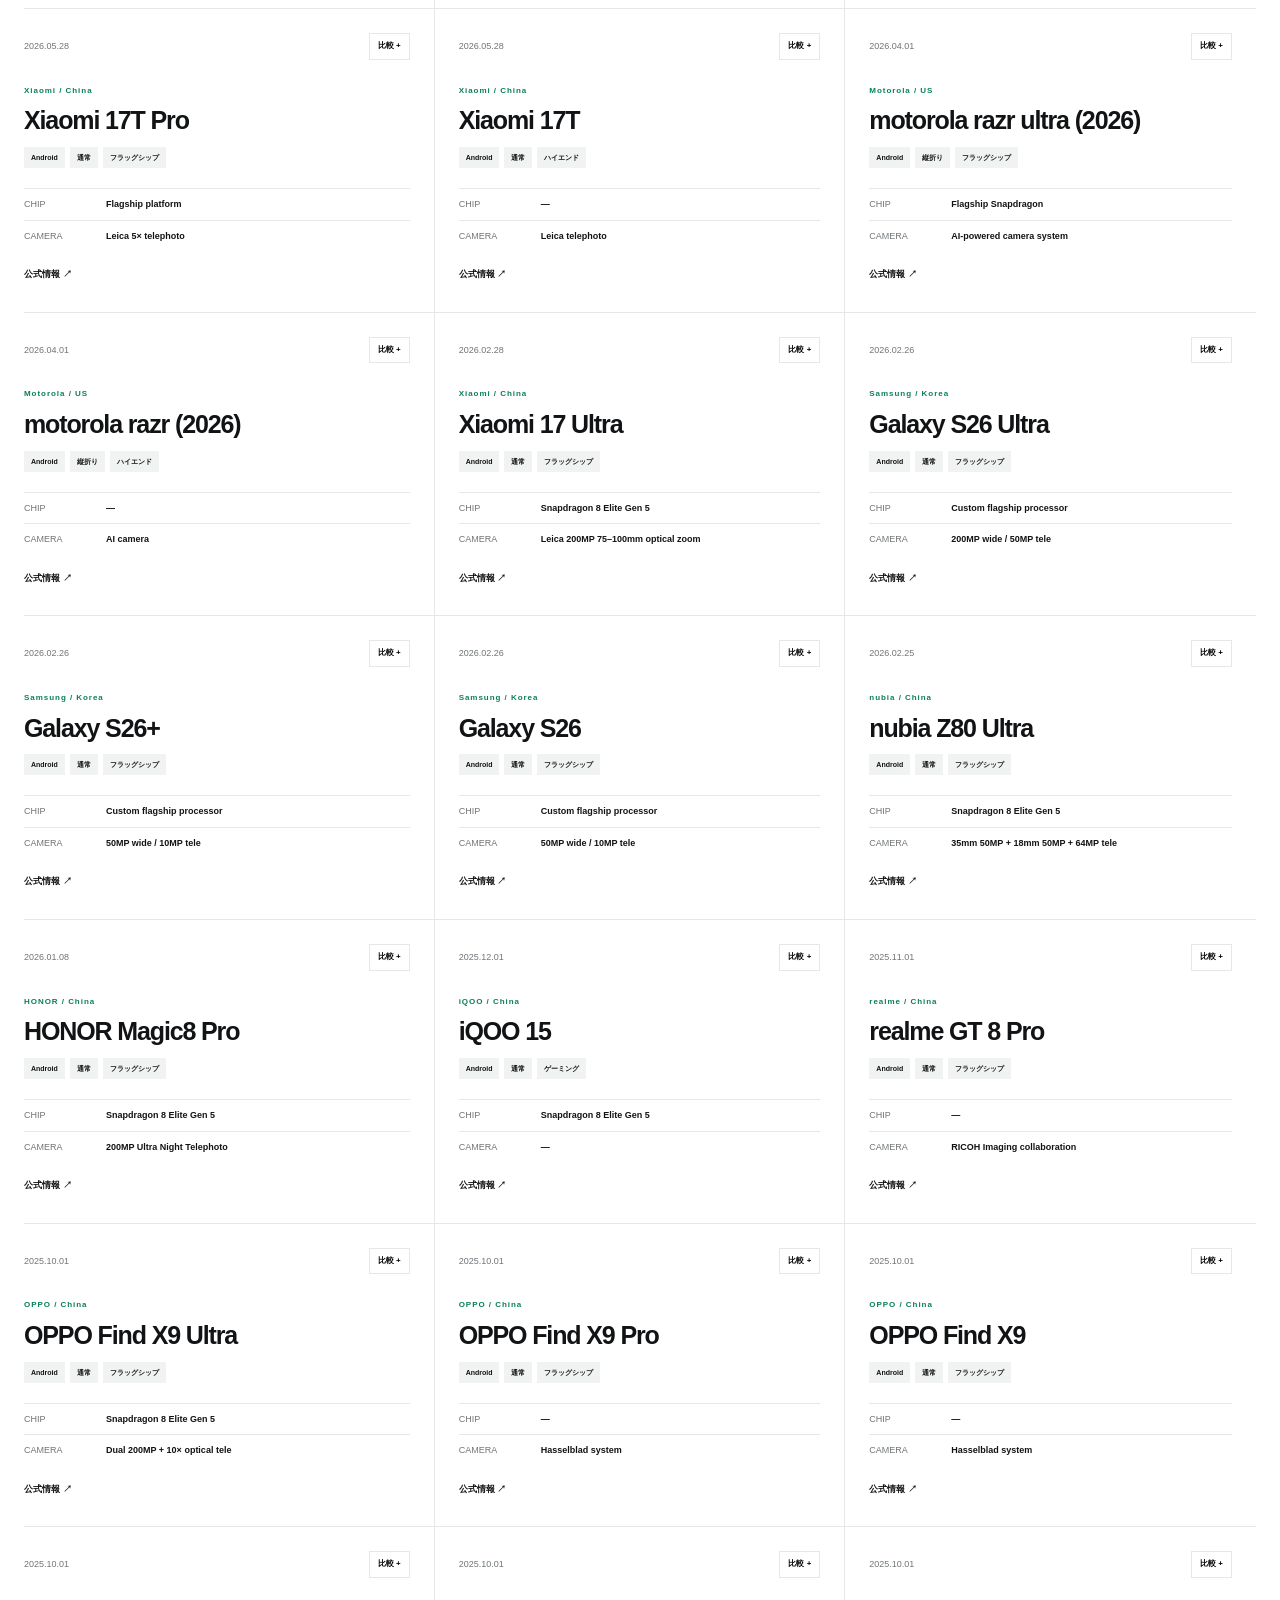
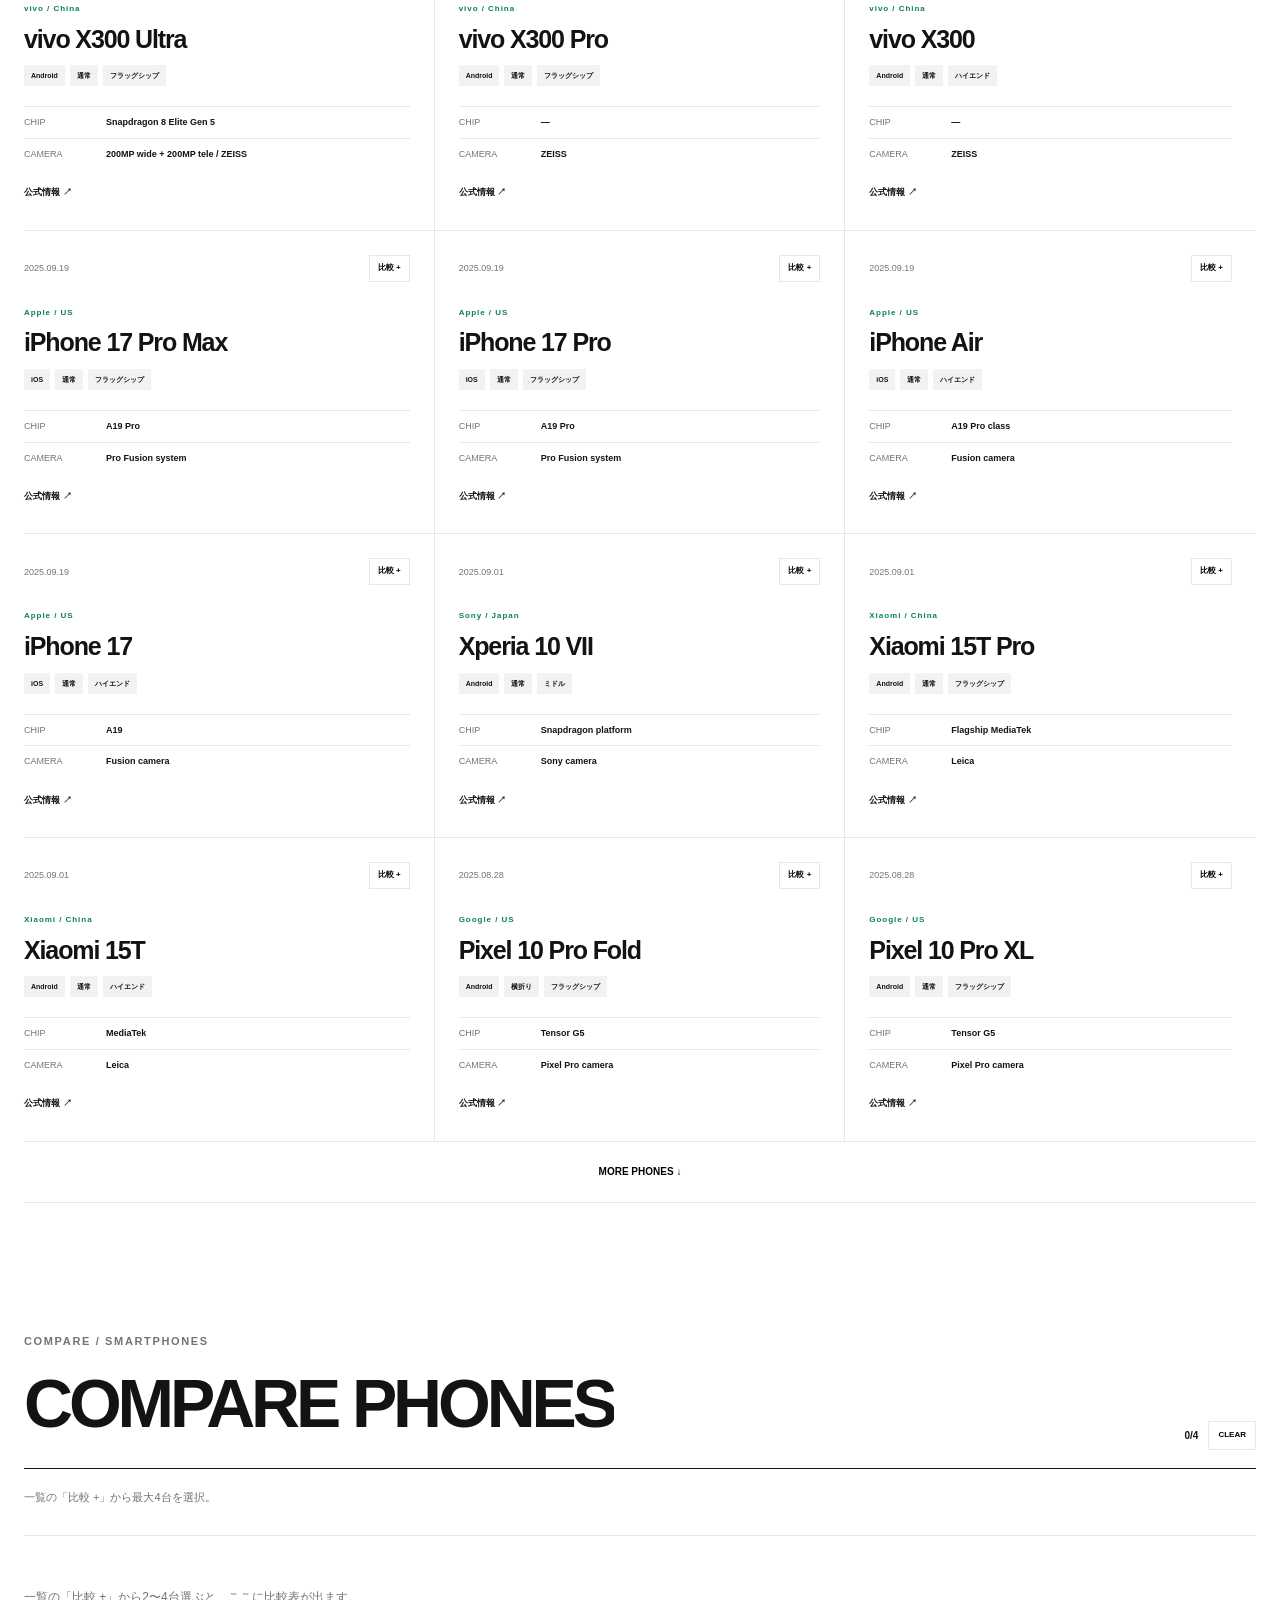
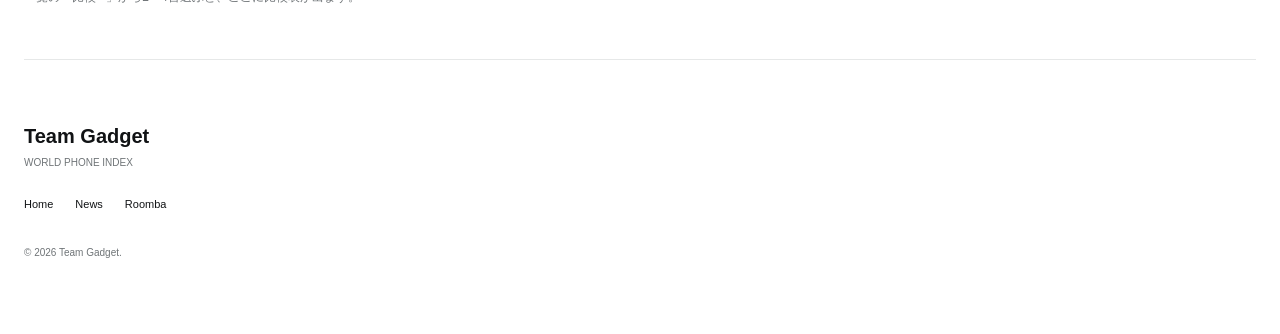
<file: phones.html>
<!doctype html>
<html lang="ja">
<head>
  <meta charset="utf-8">
  <meta name="viewport" content="width=device-width,initial-scale=1">
  <meta name="description" content="Team Gadget 世界のスマホ一覧。主要メーカー85機種以上を検索・絞り込み・比較。">
  <title>世界のスマホ一覧 | Team Gadget</title>
  <link rel="stylesheet" href="./styles.css?v=20260923-1522">
  <link rel="stylesheet" href="./gadget.css?v=20260923-1522">
</head>
<body>
  <header class="site-header">
    <a class="brand" href="./gadget.html"><span>Team Gadget</span></a>
    <nav class="desktop-nav"><a href="./gadget.html">Home</a><a href="./news/">News</a><a href="#phones">Phones</a><a href="#compare">Compare</a></nav>
    <button class="menu-button" id="menuButton" type="button" aria-label="メニューを開く" aria-expanded="false"><span></span><span></span></button>
  </header>

  <div class="mobile-menu" id="mobileMenu" hidden>
    <div class="mobile-menu-panel">
      <div class="mobile-menu-head"><strong>MENU</strong><button class="mobile-close" id="menuClose" type="button" aria-label="メニューを閉じる">×</button></div>
      <div class="mobile-menu-group">
        <span class="mobile-menu-label">PAGES</span>
        <a href="./gadget.html">Team Gadget</a>
        <a href="./">Team Gadget（Roomba）</a>
      </div>
      <div class="mobile-menu-group">
        <span class="mobile-menu-label">SMARTPHONE</span>
        <a href="#phones">World Phone Index</a>
        <a href="#compare">Compare</a>
        <a href="./news/">News</a>
      </div>
    </div>
  </div>

  <main>
    <section class="section shell page-top-section" id="phones">
      <a class="page-kicker" href="./gadget.html">← TEAM GADGET</a>
      <div class="section-head phone-page-head">
        <div><div class="eyebrow">DISCOVER / WORLD SMARTPHONES</div><h1 class="database-page-title">WORLD PHONE<br>INDEX</h1></div>
        <span class="source-note" id="phoneCount">0 MODELS</span>
      </div>
      <p class="world-index-lead">主要メーカーの現行・直近世代を世界横断で収録。新しい順が初期表示。検索・絞り込み・最大4台比較に対応。</p>

      <div class="phone-tools">
        <label class="phone-search"><span>SEARCH</span><input id="phoneSearch" type="search" placeholder="機種名・チップ・カメラで検索" autocomplete="off"></label>
        <div class="phone-filter-grid">
          <select id="brandFilter" aria-label="ブランド"></select>
          <select id="originFilter" aria-label="地域"></select>
          <select id="osFilter" aria-label="OS"></select>
          <select id="formFilter" aria-label="形"></select>
          <select id="yearFilter" aria-label="年"></select>
          <select id="tierFilter" aria-label="クラス"></select>
          <select id="sortFilter" aria-label="並び順">
            <option value="newest">新しい順</option>
            <option value="oldest">古い順</option>
            <option value="brand">ブランド順</option>
            <option value="name">機種名順</option>
          </select>
          <button id="resetFilters" type="button">RESET</button>
        </div>
      </div>

      <div class="world-phone-grid" id="worldPhoneGrid"></div>
      <div class="world-phone-empty" id="emptyPhones" hidden>条件に合うスマホがありません。</div>
      <button class="load-more-phones" id="loadMorePhones" type="button">MORE PHONES ↓</button>
    </section>

    <section class="section shell" id="compare">
      <div class="section-head">
        <div><div class="eyebrow">COMPARE / SMARTPHONES</div><h2>COMPARE PHONES</h2></div>
        <div class="compare-head-actions"><span id="compareCount">0/4</span><button id="clearCompare" type="button">CLEAR</button></div>
      </div>
      <p class="compare-guide">一覧の「比較 +」から最大4台を選択。</p>
      <div id="compareNotice" class="compare-notice" aria-live="polite"></div>
      <div id="comparePanel"></div>
    </section>
  </main>

  <footer class="footer shell">
    <div><strong>Team Gadget</strong><span>WORLD PHONE INDEX</span></div>
    <div class="footer-links"><a href="./gadget.html">Home</a><a href="./news/">News</a><a href="./">Roomba</a></div>
    <small>© 2026 Team Gadget.</small>
  </footer>

  <script src="./gadget-data.js?v=20260923-1535"></script>
  <script src="./gadget.js?v=20260923-1535"></script>
</body>
</html>
</file>
<file: styles.css>
:root{
  --bg:#fff;
  --ink:#111315;
  --muted:#6f7477;
  --line:#e6e8e8;
  --soft:#f6f7f7;
  --accent:#0ca678;
  --accent-dark:#087f5b;
  --max:1240px;
}
*{box-sizing:border-box}
html{scroll-behavior:smooth}
body{margin:0;background:var(--bg);color:var(--ink);font-family:-apple-system,BlinkMacSystemFont,"Segoe UI","Noto Sans JP",sans-serif;line-height:1.6}
a{color:inherit;text-decoration:none}
button,input{font:inherit}
img{max-width:100%;display:block}
.shell{width:min(var(--max),calc(100% - 48px));margin-inline:auto}
.site-header{height:76px;padding:0 max(24px,calc((100vw - var(--max))/2));display:flex;align-items:center;justify-content:space-between;border-bottom:1px solid var(--line);background:rgba(255,255,255,.94);backdrop-filter:blur(18px);position:sticky;top:0;z-index:100}
.brand{display:flex;align-items:center;gap:11px;font-weight:750;letter-spacing:-.02em;font-size:18px}
.brand-dot{width:19px;height:19px;border:2px solid var(--ink);border-radius:50%;position:relative}
.brand-dot:after{content:"";position:absolute;width:5px;height:5px;border-radius:50%;background:var(--accent);right:-3px;bottom:0}
.desktop-nav{display:flex;gap:30px;font-size:13px;font-weight:650}
.desktop-nav a{position:relative}
.desktop-nav a:after{content:"";height:1px;background:var(--ink);position:absolute;left:0;right:100%;bottom:-6px;transition:.25s}
.desktop-nav a:hover:after{right:0}
.menu-button{display:none;border:0;background:none;width:42px;height:42px;padding:11px}
.menu-button span{height:1px;background:var(--ink);display:block;margin:7px 0}
.mobile-menu{position:fixed;top:76px;inset-inline:0;background:#fff;border-bottom:1px solid var(--line);z-index:90;padding:14px 24px 24px}
.mobile-menu a{display:block;padding:12px 0;border-bottom:1px solid var(--line);font-weight:650}
.hero{padding-top:56px}
.eyebrow{font-size:11px;letter-spacing:.15em;font-weight:800;color:var(--muted);text-transform:uppercase}
.hero-grid{display:grid;grid-template-columns:1.1fr .9fr;min-height:430px;align-items:center;border-bottom:1px solid var(--line)}
.hero h1{font-size:clamp(55px,7.4vw,108px);line-height:.93;letter-spacing:-.07em;margin:21px 0 28px;font-weight:760}
.hero-copy{max-width:620px;font-size:16px;color:#4b5053;margin:0 0 40px}
.hero-orbit{height:400px;position:relative;overflow:hidden}
.orbit-ring{position:absolute;border:1px solid #cfd3d4;border-radius:50%}
.ring-a{width:340px;height:340px;right:10%;top:25px}
.ring-b{width:235px;height:235px;right:23%;top:77px;border-style:dashed}
.robot-disc{position:absolute;width:155px;height:155px;border-radius:50%;background:#17191a;right:29%;top:117px;box-shadow:0 24px 55px rgba(0,0,0,.15)}
.robot-disc:before{content:"";position:absolute;width:48px;height:48px;border:9px solid #2b2f31;border-radius:50%;left:50%;top:44%;transform:translate(-50%,-50%)}
.robot-disc:after{content:"";position:absolute;width:10px;height:10px;background:var(--accent);border-radius:50%;left:50%;top:50%;transform:translate(-50%,-50%)}
.robot-disc span{position:absolute;width:34px;height:5px;border-radius:4px;background:#303538;left:50%;bottom:22px;transform:translateX(-50%)}
.route{position:absolute;height:1px;background:linear-gradient(90deg,transparent,#bfc5c6,#bfc5c6,transparent)}
.route-a{width:72%;right:1%;top:84px;transform:rotate(-18deg)}
.route-b{width:58%;right:14%;bottom:74px;transform:rotate(22deg)}
.ticker{display:flex;border-bottom:1px solid var(--line);overflow:hidden}
.ticker a{flex:1;padding:15px 18px 15px 0;font-size:12px;white-space:nowrap;overflow:hidden;text-overflow:ellipsis}
.ticker a+a{padding-left:20px;border-left:1px solid var(--line)}
.ticker-label{font-size:9px;letter-spacing:.12em;font-weight:800;margin-right:10px;color:var(--accent-dark)}
.feature-rail{display:grid;grid-template-columns:1fr 1fr 1fr;border-bottom:1px solid var(--line)}
.feature-card{padding:46px 34px 42px 0;min-height:305px;border-right:1px solid var(--line)}
.feature-card:nth-child(2),.feature-card:nth-child(3){padding-left:34px}
.feature-card:last-child{border-right:0}
.feature-meta,.news-tag{font-size:10px;letter-spacing:.13em;color:var(--muted);font-weight:800}
.feature-card h2{font-size:34px;line-height:1.1;letter-spacing:-.045em;margin:24px 0 14px}
.feature-card p{color:var(--muted);font-size:14px;max-width:380px}
.text-link{display:inline-block;font-size:12px;font-weight:800;margin-top:12px}
.feature-dots{display:none}
.jump-grid{display:grid;grid-template-columns:repeat(5,1fr);border-bottom:1px solid var(--line)}
.jump-grid a{padding:28px 22px 26px 0;border-right:1px solid var(--line);transition:.2s}
.jump-grid a:not(:first-child){padding-left:22px}
.jump-grid a:last-child{border-right:0}
.jump-grid a:hover{background:var(--soft)}
.jump-grid b{display:block;font-size:10px;color:#909597;margin-bottom:16px}
.jump-grid span{display:block;font-size:17px;font-weight:850;letter-spacing:.05em}
.jump-grid small{display:block;color:var(--muted);font-size:11px;margin-top:3px}
.section{padding:110px 0 20px}
.section-head{display:flex;align-items:flex-end;justify-content:space-between;gap:20px;border-bottom:1px solid var(--ink);padding-bottom:18px}
.section-head h2{font-size:clamp(42px,5.3vw,78px);line-height:.94;letter-spacing:-.06em;margin:10px 0 0}
.source-note{font-size:11px;color:var(--muted);padding-bottom:5px}
.news-grid{display:grid;grid-template-columns:1.05fr .95fr;border-bottom:1px solid var(--line)}
.news-lead{padding:34px 34px 40px 0;border-right:1px solid var(--line)}
.news-visual{height:360px;background:var(--soft);margin-bottom:25px;position:relative;overflow:hidden}
.duo-visual{background:linear-gradient(135deg,#eef6f2,#f5f5f5)}
.duo-disc{width:190px;height:190px;border-radius:50%;background:#151718;position:absolute;top:84px;box-shadow:0 20px 45px rgba(0,0,0,.13)}
.duo-disc:after{content:"";position:absolute;width:48px;height:48px;border:8px solid #2d3132;border-radius:50%;inset:0;margin:auto}
.duo-disc.d1{left:21%;transform:rotate(-8deg)}
.duo-disc.d2{right:18%;transform:scale(.82) rotate(12deg);background:#d9dddd;border:1px solid #bcc2c2}
.news-lead h3{font-size:31px;line-height:1.2;letter-spacing:-.04em;margin:11px 0}
.news-lead p{color:var(--muted);font-size:13px}
.news-list{padding-left:34px}
.news-list a{display:grid;grid-template-columns:100px 1fr auto;gap:20px;align-items:center;min-height:128px;border-bottom:1px solid var(--line)}
.news-list a:last-child{border-bottom:0}
.news-list span,.news-list em{font-size:10px;color:var(--muted);font-style:normal}
.news-list strong{font-size:17px;line-height:1.45}
.product-tools{padding:26px 0 10px;display:flex;gap:28px;align-items:center;justify-content:space-between}
.search-box{min-width:300px;border-bottom:1px solid var(--ink);display:flex;align-items:center;gap:16px;padding:8px 0}
.search-box span{font-size:9px;font-weight:800;letter-spacing:.12em;color:var(--muted)}
.search-box input{border:0;outline:0;background:transparent;min-width:0;width:100%;font-size:14px}
.filter-row{display:flex;gap:8px;flex-wrap:wrap;justify-content:flex-end}
.chip{background:white;border:1px solid var(--line);border-radius:99px;padding:8px 13px;font-size:9px;font-weight:800;letter-spacing:.05em;cursor:pointer}
.chip.is-active,.chip:hover{background:var(--ink);border-color:var(--ink);color:white}
.product-grid{display:grid;grid-template-columns:repeat(3,1fr);border-top:1px solid var(--line)}
.product-card{padding:30px 28px 34px 0;border-right:1px solid var(--line);border-bottom:1px solid var(--line);position:relative}
.product-card:nth-child(3n+2),.product-card:nth-child(3n+3){padding-left:28px}
.product-card:nth-child(3n){border-right:0}
.product-image{aspect-ratio:1.2;background:#f6f7f7;display:flex;align-items:center;justify-content:center;overflow:hidden;margin-bottom:24px}
.product-image img{width:100%;height:100%;object-fit:contain;transition:.4s transform}
.product-card:hover .product-image img{transform:scale(1.025)}
.product-badges{display:flex;gap:6px;flex-wrap:wrap;min-height:25px}
.badge{font-size:8px;font-weight:850;letter-spacing:.08em;padding:5px 7px;background:#eef8f4;color:var(--accent-dark)}
.badge.gray{background:#f1f2f2;color:#62696b}
.product-card h3{font-size:24px;line-height:1.15;letter-spacing:-.035em;margin:13px 0 9px}
.product-card .summary{font-size:12px;color:var(--muted);min-height:58px}
.spec-line{display:grid;grid-template-columns:92px 1fr;font-size:10px;padding:8px 0;border-top:1px solid var(--line)}
.spec-line span{color:var(--muted)}
.product-actions{display:flex;gap:18px;margin-top:18px;font-size:10px;font-weight:800}
.empty-state{grid-column:1/-1;padding:70px 0;color:var(--muted);text-align:center}
.compare-intro{display:flex;justify-content:space-between;gap:20px;padding:28px 0;color:var(--muted);font-size:13px}
.compare-legend{display:flex;gap:14px;font-size:10px}
.compare-table-wrap{overflow:auto;border-top:1px solid var(--line);border-bottom:1px solid var(--line)}
.compare-table{width:100%;border-collapse:collapse;min-width:820px}
.compare-table th,.compare-table td{text-align:left;border-bottom:1px solid var(--line);padding:17px 15px;font-size:11px;white-space:nowrap}
.compare-table thead th{font-size:9px;letter-spacing:.08em;color:var(--muted)}
.compare-table tbody th{font-size:13px}
.trouble-grid{display:grid;grid-template-columns:repeat(4,1fr);border-bottom:1px solid var(--line)}
.trouble-grid a{padding:34px 28px 34px 0;border-right:1px solid var(--line)}
.trouble-grid a:not(:first-child){padding-left:28px}
.trouble-grid a:last-child{border-right:0}
.trouble-grid span{font-size:10px;color:var(--muted)}
.trouble-grid h3{font-size:21px;margin:18px 0 10px;letter-spacing:-.03em}
.trouble-grid p{font-size:11px;color:var(--muted);min-height:52px}
.trouble-grid b{font-size:9px}
.guide-note{font-size:10px;color:var(--muted);padding:16px 0}
.timeline{border-top:1px solid var(--line)}
.timeline-row{display:grid;grid-template-columns:180px 1fr;border-bottom:1px solid var(--line);padding:24px 0}
.timeline-row time{font-size:12px;color:var(--muted)}
.timeline-row b{font-size:20px}
.timeline-row p{margin:4px 0 0;font-size:12px;color:var(--muted)}
.timeline-row.muted{opacity:.65}
.community{margin-top:120px;background:#111315;color:white;min-height:520px;position:relative;overflow:hidden;display:grid;grid-template-columns:1fr .8fr;padding:72px max(48px,calc((100% - var(--max))/2));width:100%}
.community-inner{z-index:2}
.eyebrow.light{color:#9da5a7}
.community h2{font-size:clamp(46px,6vw,84px);letter-spacing:-.065em;line-height:.95;margin:20px 0 28px;max-width:800px}
.community p{max-width:620px;color:#b9c0c2;font-size:14px}
.join-button{margin-top:25px;border:1px solid #fff;background:#fff;color:#111;padding:14px 18px;font-weight:800;font-size:12px;cursor:pointer}
.community small{display:block;margin-top:12px;color:#7f898c;font-size:10px}
.community-art{position:relative;min-height:340px}
.big-disc{position:absolute;width:280px;height:280px;border-radius:50%;background:#222627;right:7%;top:30px;box-shadow:0 30px 80px rgba(0,0,0,.3)}
.big-disc:after{content:"";position:absolute;inset:36%;border-radius:50%;border:12px solid #343a3c}
.big-disc span{position:absolute;width:13px;height:13px;background:var(--accent);border-radius:50%;left:50%;top:50%;transform:translate(-50%,-50%)}
.clean-line{position:absolute;height:1px;background:#485153;right:-20%;transform-origin:right center}
.l1{width:115%;top:20%;transform:rotate(-19deg)}
.l2{width:90%;top:56%;transform:rotate(14deg)}
.l3{width:100%;bottom:6%;transform:rotate(-7deg)}
.sources{padding:80px 0 55px;border-bottom:1px solid var(--line)}
.sources p{font-size:11px;color:var(--muted);max-width:850px}
.footer{padding:40px 0 70px}
.footer>div:first-child{display:flex;flex-direction:column;gap:3px}
.footer strong{font-size:20px}
.footer span,.footer small{font-size:10px;color:var(--muted)}
.footer-links{display:flex;gap:22px;font-size:11px;margin:25px 0}

.product-fallback{width:100%;height:100%;display:flex;flex-direction:column;align-items:center;justify-content:center;gap:22px;background:linear-gradient(145deg,#f7f8f8,#eef1f1)}
.product-fallback span{font-size:8px;letter-spacing:.14em;font-weight:800;color:#8d9597}
.fallback-disc{width:43%;aspect-ratio:1;border-radius:50%;background:#1b1e1f;position:relative;box-shadow:0 20px 45px rgba(0,0,0,.14)}
.fallback-disc:before{content:"";position:absolute;inset:28%;border:8px solid #303536;border-radius:50%}
.fallback-disc:after{content:"";position:absolute;width:9px;height:9px;background:var(--accent);border-radius:50%;left:50%;top:50%;transform:translate(-50%,-50%)}
.fallback-disc i{position:absolute;width:30%;height:5px;background:#34393a;border-radius:4px;left:35%;bottom:17%}

@media(max-width:900px){
  .shell{width:min(100% - 30px,var(--max))}
  .desktop-nav{display:none}.menu-button{display:block}
  .hero{padding-top:34px}
  .hero-grid{grid-template-columns:1fr;min-height:auto}
  .hero h1{font-size:clamp(57px,17vw,94px)}
  .hero-copy{font-size:14px}
  .hero-orbit{height:265px}
  .ring-a{width:245px;height:245px;right:14%;top:9px}.ring-b{width:170px;height:170px;right:24%;top:46px}
  .robot-disc{width:112px;height:112px;right:31%;top:75px}
  .feature-rail{display:flex;overflow-x:auto;scroll-snap-type:x mandatory}
  .feature-card{flex:0 0 88%;scroll-snap-align:start;border-right:1px solid var(--line);padding:36px 24px 34px 0;min-height:270px}
  .feature-card:nth-child(2),.feature-card:nth-child(3){padding-left:24px}
  .feature-dots{display:flex;gap:6px;padding:13px 0}
  .feature-dots button{width:18px;height:3px;border:0;background:#d5d8d9;padding:0}
  .feature-dots button.is-active{background:#111}
  .jump-grid{grid-template-columns:repeat(2,1fr)}
  .jump-grid a{border-bottom:1px solid var(--line)}
  .jump-grid a:nth-child(even){border-right:0;padding-left:22px}.jump-grid a:nth-child(odd){padding-left:0}
  .jump-grid a:last-child{grid-column:1/-1}
  .section{padding-top:82px}
  .section-head{align-items:flex-start;flex-direction:column}.section-head h2{font-size:50px}
  .news-grid{grid-template-columns:1fr}.news-lead{padding-right:0;border-right:0}.news-visual{height:270px}
  .news-list{padding-left:0;border-top:1px solid var(--line)}
  .news-list a{grid-template-columns:82px 1fr auto;gap:11px}
  .product-tools{align-items:stretch;flex-direction:column}.search-box{min-width:0}
  .filter-row{justify-content:flex-start}
  .product-grid{grid-template-columns:1fr 1fr}
  .product-card:nth-child(n){padding:24px 20px 30px 0;border-right:1px solid var(--line)}
  .product-card:nth-child(even){padding-left:20px;padding-right:0;border-right:0}
  .compare-intro{flex-direction:column}.compare-legend{flex-wrap:wrap}
  .trouble-grid{grid-template-columns:1fr 1fr}
  .trouble-grid a:nth-child(n){padding:26px 20px 28px 0;border-right:1px solid var(--line);border-bottom:1px solid var(--line)}
  .trouble-grid a:nth-child(even){padding-left:20px;border-right:0}
  .community{grid-template-columns:1fr;padding:58px 24px}
  .community-art{min-height:270px}.big-disc{width:210px;height:210px;right:16%;top:52px}
}
@media(max-width:560px){
  .site-header{height:66px;padding-inline:16px}.mobile-menu{top:66px}
  .brand{font-size:16px}.brand-dot{width:17px;height:17px}
  .shell{width:calc(100% - 28px)}
  .hero h1{font-size:58px}
  .ticker{flex-direction:column}.ticker a+a{border-left:0;border-top:1px solid var(--line);padding-left:0}
  .feature-card{flex-basis:94%}.feature-card h2{font-size:29px}
  .jump-grid a{padding-top:22px;padding-bottom:22px}
  .section-head h2{font-size:42px}
  .news-visual{height:220px}.duo-disc{width:128px;height:128px;top:50px}.duo-disc.d1{left:13%}.duo-disc.d2{right:10%}
  .news-list a{grid-template-columns:1fr auto;min-height:108px}.news-list span{grid-column:1/-1;margin-bottom:-8px}
  .product-grid{grid-template-columns:1fr}
  .product-card:nth-child(n){padding:24px 0 30px;border-right:0}
  .product-card h3{font-size:27px}.product-card .summary{min-height:0}
  .trouble-grid{grid-template-columns:1fr}.trouble-grid a:nth-child(n){padding:25px 0;border-right:0}
  .timeline-row{grid-template-columns:88px 1fr}
  .community{margin-top:90px}.community h2{font-size:48px}
  .community-art{min-height:230px}.big-disc{width:175px;height:175px;right:20%;top:40px}
  .footer-links{flex-wrap:wrap}
}
@media(prefers-reduced-motion:reduce){html{scroll-behavior:auto}*{transition:none!important}}


/* --- Motion & hero evolution / 2026-09-22 --- */
.site-intro{position:fixed;inset:0;background:#fff;z-index:1000;display:grid;place-items:center;transition:opacity .55s cubic-bezier(.22,.61,.36,1),visibility .55s}
.site-intro.is-done{opacity:0;visibility:hidden;pointer-events:none}
.intro-mark{display:flex;align-items:center;gap:13px;font-size:22px;letter-spacing:-.03em;transform:translateY(6px);opacity:0;animation:introMark .55s .08s cubic-bezier(.22,.61,.36,1) forwards}
.intro-mark .brand-dot{width:22px;height:22px;display:block}
.intro-line{position:absolute;left:50%;top:calc(50% + 42px);width:min(220px,58vw);height:1px;background:#eceeee;transform:translateX(-50%);overflow:hidden}
.intro-line span{display:block;width:100%;height:100%;background:var(--ink);transform:translateX(-101%);animation:introLine .72s .18s cubic-bezier(.65,0,.35,1) forwards}
.scroll-progress{position:fixed;z-index:120;top:0;left:0;right:0;height:2px;pointer-events:none}
.scroll-progress span{display:block;height:100%;width:0;background:var(--accent);transform-origin:left center}
@keyframes introMark{to{opacity:1;transform:translateY(0)}}
@keyframes introLine{to{transform:translateX(0)}}

.hero-product-stage{height:420px;position:relative;overflow:hidden;isolation:isolate;display:block;background:radial-gradient(circle at 60% 45%,#f8fbf9 0,#f4f6f5 38%,#fff 70%);border-left:1px solid var(--line)}
.hero-product-stage:after{content:"";position:absolute;inset:auto 0 0;height:34%;background:linear-gradient(180deg,transparent,rgba(255,255,255,.82));z-index:-1}
.hero-product-stage img{position:absolute;z-index:3;width:min(92%,510px);height:auto;right:-1%;bottom:8px;filter:drop-shadow(0 26px 28px rgba(25,32,29,.16));transform:translate3d(0,0,0) scale(1);transition:transform .18s linear,filter .4s ease;animation:heroFloat 5.8s ease-in-out infinite}
.hero-product-stage:hover img{filter:drop-shadow(0 32px 34px rgba(25,32,29,.22))}
.hero-halo{position:absolute;border:1px solid rgba(18,34,28,.14);border-radius:50%;z-index:0;animation:haloPulse 7s ease-in-out infinite}
.halo-a{width:370px;height:370px;right:4%;top:20px}
.halo-b{width:250px;height:250px;right:17%;top:82px;border-style:dashed;animation-delay:-2.5s}
.hero-route{position:absolute;height:1px;background:linear-gradient(90deg,transparent,rgba(22,52,42,.24),rgba(22,52,42,.24),transparent);z-index:1;transform-origin:center}
.route-one{width:110%;left:-10%;top:31%;transform:rotate(-13deg);animation:routeGlow 4.8s ease-in-out infinite}
.route-two{width:95%;left:7%;bottom:25%;transform:rotate(15deg);animation:routeGlow 4.8s 1.4s ease-in-out infinite}
.hero-product-copy{position:absolute;z-index:5;left:24px;top:24px;display:flex;flex-direction:column;gap:3px;max-width:52%}
.hero-product-copy span{font-size:9px;letter-spacing:.13em;font-weight:850;color:var(--accent-dark)}
.hero-product-copy strong{font-size:20px;line-height:1.15;letter-spacing:-.035em}
.hero-product-copy small{font-size:9px;line-height:1.45;color:var(--muted)}
.hero-product-cta{position:absolute;z-index:5;left:24px;bottom:20px;font-size:9px;font-weight:850;letter-spacing:.09em}
@keyframes heroFloat{0%,100%{transform:translate3d(0,0,0) scale(1)}50%{transform:translate3d(0,-10px,0) scale(1.012)}}
@keyframes haloPulse{0%,100%{transform:scale(.98);opacity:.45}50%{transform:scale(1.035);opacity:1}}
@keyframes routeGlow{0%,100%{opacity:.24}50%{opacity:.85}}

.reveal-item{opacity:0;transform:translateY(24px);transition:opacity .75s cubic-bezier(.22,.61,.36,1),transform .75s cubic-bezier(.22,.61,.36,1)}
.reveal-item.is-visible{opacity:1;transform:none}
.section-head.reveal-item{transform:translateY(18px)}
.feature-card,.news-list a,.trouble-grid a,.jump-grid a,.product-card{transition:background .3s ease,transform .35s cubic-bezier(.22,.61,.36,1),box-shadow .35s ease}
.jump-grid a:hover,.trouble-grid a:hover{transform:translateY(-3px)}
.news-list a:hover strong,.text-link:hover,.product-actions a:hover{opacity:.55}
.product-card:hover{transform:translateY(-5px)}
.product-card:hover .product-image{box-shadow:0 24px 50px rgba(24,32,29,.07)}
.product-image{transition:box-shadow .4s ease}
.product-image img{transition:transform .6s cubic-bezier(.22,.61,.36,1)}
.product-card:hover .product-image img{transform:scale(1.05) translateY(-2px)}
.feature-card:hover{background:linear-gradient(180deg,#fff,#fafbfb);transform:translateY(-3px)}
.ticker a{position:relative}
.ticker a:after{content:"";position:absolute;left:0;bottom:-1px;width:0;height:1px;background:var(--accent);transition:width .45s cubic-bezier(.22,.61,.36,1)}
.ticker a:hover:after{width:100%}
.section-head h2{background:linear-gradient(90deg,var(--ink) 0,var(--ink) 52%,#92999a 100%);background-size:200% 100%;-webkit-background-clip:text;background-clip:text;color:transparent;transition:background-position .8s ease}
.section-head:hover h2{background-position:100% 0}
.timeline-row{position:relative}
.timeline-row:before{content:"";position:absolute;left:174px;top:0;bottom:0;width:1px;background:var(--line)}
.timeline-row:after{content:"";position:absolute;left:170px;top:31px;width:9px;height:9px;border-radius:50%;background:#fff;border:2px solid var(--ink);transition:.3s}
.timeline-row:hover:after{background:var(--accent);border-color:var(--accent);transform:scale(1.15)}
.brand-dot:after{box-shadow:0 0 0 0 rgba(12,166,120,.35);animation:brandPulse 3s ease-out infinite}
@keyframes brandPulse{0%,55%{box-shadow:0 0 0 0 rgba(12,166,120,.3)}90%,100%{box-shadow:0 0 0 8px rgba(12,166,120,0)}}

@media(max-width:900px){
  .hero-product-stage{height:330px;border-left:0;border-top:1px solid var(--line)}
  .hero-product-stage img{width:min(94%,470px);right:-3%;bottom:0}
  .hero-product-copy{left:18px;top:18px;max-width:58%}
  .halo-a{width:280px;height:280px;right:6%;top:23px}
  .halo-b{width:190px;height:190px;right:20%;top:67px}
  .timeline-row:before{left:84px}.timeline-row:after{left:80px}
}
@media(max-width:560px){
  .hero-grid{gap:8px}
  .hero-product-stage{height:330px;margin-top:12px}
  .hero-product-stage img{width:104%;max-width:none;right:-10%;bottom:2px}
  .hero-product-copy{max-width:66%}
  .hero-product-copy strong{font-size:18px}
  .hero-product-copy small{display:none}
  .hero-product-cta{left:18px;bottom:16px}
  .halo-a{width:270px;height:270px;right:-4%;top:24px}
  .halo-b{width:184px;height:184px;right:13%;top:68px}
  .timeline-row:before{left:82px}.timeline-row:after{left:78px}
}
@media(prefers-reduced-motion:reduce){
  .site-intro{display:none}
  .hero-product-stage img,.hero-halo,.hero-route,.brand-dot:after{animation:none!important}
  .reveal-item{opacity:1!important;transform:none!important}
}


/* --- Layout fixes / 2026-09-22 --- */
.hero-product-stage{
  height:420px;
  display:grid;
  grid-template-rows:auto minmax(0,1fr) auto;
  align-items:stretch;
  background:linear-gradient(180deg,#fbfcfc 0%,#f4f7f5 100%);
  border-left:1px solid var(--line);
  padding:22px 22px 18px;
  position:relative;
  overflow:hidden;
}
.hero-product-stage:after{display:none}
.hero-halo,.hero-route{display:none!important}
.hero-product-copy{
  position:relative;
  inset:auto;
  z-index:5;
  display:flex;
  flex-direction:column;
  gap:3px;
  max-width:none;
  padding:0 0 8px;
}
.hero-product-copy strong{font-size:22px}
.hero-product-media{
  min-height:0;
  display:flex;
  align-items:center;
  justify-content:center;
  overflow:hidden;
}
.hero-product-stage .hero-product-media img{
  position:relative!important;
  inset:auto!important;
  width:100%!important;
  max-width:510px!important;
  max-height:285px!important;
  height:auto!important;
  object-fit:contain;
  margin:0!important;
  filter:drop-shadow(0 18px 24px rgba(25,32,29,.14));
  animation:heroFloat 5.8s ease-in-out infinite;
}
.hero-product-cta{
  position:relative;
  inset:auto;
  z-index:5;
  margin-top:8px;
}

.duo-visual{
  padding:0;
  background:#f4f4f1;
  display:block;
  overflow:hidden;
}
.duo-visual img{
  width:100%;
  height:100%;
  object-fit:cover;
  object-position:center;
}
.duo-disc{display:none!important}

.timeline-row{
  grid-template-columns:150px minmax(0,1fr);
  column-gap:0;
  position:relative;
}
.timeline-row:before{
  left:150px!important;
}
.timeline-row:after{display:none!important}
.timeline-row>div{
  min-width:0;
  position:relative;
  padding-left:28px;
}
.timeline-row>div:before{
  content:"";
  position:absolute;
  left:-5px;
  top:8px;
  width:8px;
  height:8px;
  border-radius:50%;
  background:#fff;
  border:2px solid var(--ink);
  transition:.3s;
}
.timeline-row:hover>div:before{
  background:var(--accent);
  border-color:var(--accent);
  transform:scale(1.08);
}
.timeline-row b{
  display:block;
  line-height:1.22;
  overflow-wrap:anywhere;
}
.timeline-row p{
  overflow-wrap:anywhere;
}

@media(max-width:900px){
  .hero-product-stage{
    height:360px;
    border-left:0;
    border-top:1px solid var(--line);
    padding:18px 18px 16px;
  }
  .hero-product-copy{padding-bottom:4px}
  .hero-product-copy strong{font-size:20px}
  .hero-product-stage .hero-product-media img{
    width:92%!important;
    max-height:245px!important;
  }
  .timeline-row{
    grid-template-columns:96px minmax(0,1fr);
  }
  .timeline-row:before{left:96px!important}
  .timeline-row>div{padding-left:24px}
}

@media(max-width:560px){
  .hero-product-stage{
    height:345px;
    margin-top:12px;
    padding:16px 16px 14px;
  }
  .hero-product-copy{
    left:auto;
    top:auto;
    max-width:none;
  }
  .hero-product-copy strong{font-size:18px}
  .hero-product-copy small{display:block;font-size:8px}
  .hero-product-stage .hero-product-media img{
    width:92%!important;
    max-width:430px!important;
    max-height:238px!important;
    right:auto!important;
    bottom:auto!important;
  }
  .hero-product-cta{
    left:auto;
    bottom:auto;
  }

  .timeline-row{
    grid-template-columns:82px minmax(0,1fr);
  }
  .timeline-row:before{left:82px!important}
  .timeline-row>div{padding-left:22px}
  .timeline-row>div:before{
    left:-5px;
    width:7px;
    height:7px;
  }
  .timeline-row b{font-size:18px}
  .timeline-row p{font-size:11px}
}


/* --- Team iRobot polish / navigation & timeline --- */
.brand-logo-img{
  width:38px;
  height:38px;
  border-radius:50%;
  object-fit:cover;
  flex:0 0 auto;
  transition:transform .45s cubic-bezier(.22,.61,.36,1);
}
.brand:hover .brand-logo-img{transform:rotate(-7deg) scale(1.06)}
.product-card{cursor:default}
.product-actions a:first-child{font-weight:900}
.timeline-row>div:before{
  left:-34px!important;
  top:7px!important;
}
.timeline-row b{padding-left:0!important}
@media(max-width:900px){
  .timeline-row>div:before{left:-30px!important}
}
@media(max-width:560px){
  .brand-logo-img{width:34px;height:34px}
  .timeline-row>div:before{left:-28px!important;top:6px!important}
  .timeline-row>div{padding-left:22px}
}


/* --- Mobile header logo size hotfix --- */
@media(max-width:900px){
  .site-header .brand-logo-img{
    width:32px!important;
    height:32px!important;
    max-width:32px!important;
    max-height:32px!important;
    object-fit:cover!important;
    border-radius:50%!important;
  }
  .site-header .brand{
    display:flex!important;
    align-items:center!important;
    gap:10px!important;
  }
}
@media(max-width:560px){
  .site-header .brand-logo-img{
    width:30px!important;
    height:30px!important;
    max-width:30px!important;
    max-height:30px!important;
  }
}


/* --- Logo sizing v2: source artwork is a full square illustration --- */
.site-header .brand-logo-img{
  width:34px!important;height:34px!important;
  min-width:34px!important;min-height:34px!important;
  max-width:34px!important;max-height:34px!important;
  object-fit:cover!important;
  object-position:center!important;
  border-radius:50%!important;
  clip-path:circle(50%)!important;
}
.intro-logo-img{
  width:42px!important;height:42px!important;
  min-width:42px!important;min-height:42px!important;
  max-width:42px!important;max-height:42px!important;
  object-fit:cover!important;object-position:center!important;
  border-radius:50%!important;clip-path:circle(50%)!important;
  display:block!important;
}
.intro-mark{display:flex!important;align-items:center!important;gap:13px!important}
@media(max-width:560px){
 .site-header .brand-logo-img{width:30px!important;height:30px!important;min-width:30px!important;min-height:30px!important;max-width:30px!important;max-height:30px!important}
 .intro-logo-img{width:38px!important;height:38px!important;min-width:38px!important;min-height:38px!important;max-width:38px!important;max-height:38px!important}
}


/* --- Intro logo v3: isolated background prevents image sizing leaks --- */
.site-intro .intro-mark .intro-logo-bg{
  display:block!important;
  flex:0 0 38px!important;
  width:38px!important;height:38px!important;
  min-width:38px!important;min-height:38px!important;
  max-width:38px!important;max-height:38px!important;
  background:url("./assets/team-irobot-logo.jpg") center/contain no-repeat!important;
  overflow:hidden!important;
}
.site-intro .intro-mark{
  width:auto!important;height:auto!important;
  max-width:calc(100vw - 48px)!important;
}
@media(max-width:560px){
 .site-intro .intro-mark .intro-logo-bg{
   flex-basis:34px!important;width:34px!important;height:34px!important;
   min-width:34px!important;min-height:34px!important;
   max-width:34px!important;max-height:34px!important;
 }
}


/* --- Roomba lineup startup intro / 2026-09-22 --- */
.site-intro-roomba{
  position:fixed;inset:0;z-index:1000;background:#f7f7f5;overflow:hidden;
  display:flex;align-items:center;justify-content:center;
  transition:opacity .45s cubic-bezier(.22,.61,.36,1),visibility .45s;
}
.site-intro-roomba.is-done{opacity:0;visibility:hidden;pointer-events:none}
.intro-roomba-stage{position:relative;width:min(1200px,100vw);height:100vh;overflow:hidden}
.intro-roomba-slot{
  position:absolute;bottom:-48vh;opacity:0;
  animation:roombaPop 1s cubic-bezier(.16,.84,.28,1) forwards;
  will-change:transform,opacity;
}
.intro-roomba-slot img{
  width:100%;height:100%;object-fit:contain;display:block;
  filter:drop-shadow(0 18px 28px rgba(0,0,0,.14));
}
.intro-roomba-slot span{
  position:absolute;left:50%;bottom:-18px;transform:translateX(-50%);
  font-size:9px;font-weight:900;letter-spacing:.14em;color:#697072;white-space:nowrap;
}
.intro-roomba-slot.r1{width:190px;height:190px;left:2%;animation-delay:.05s}
.intro-roomba-slot.r2{width:230px;height:230px;left:18%;animation-delay:.35s}
.intro-roomba-slot.r3{width:300px;height:300px;left:39%;animation-delay:.65s}
.intro-roomba-slot.r4{width:240px;height:240px;left:62%;animation-delay:.95s}
.intro-roomba-slot.r5{width:275px;height:275px;left:78%;animation-delay:1.25s}
.intro-roomba-title{
  position:absolute;left:50%;bottom:7vh;transform:translateX(-50%) translateY(15px);
  text-align:center;opacity:0;animation:introReady .45s ease forwards;animation-delay:2.15s;
}
.intro-roomba-title small{display:block;font-size:10px;letter-spacing:.18em;font-weight:850;color:#777f81;margin-bottom:8px}
.intro-roomba-title strong{font-size:clamp(36px,6vw,76px);line-height:.9;letter-spacing:-.06em}
@keyframes roombaPop{
  0%{opacity:0;transform:translateY(0) scale(.82) rotate(-2deg)}
  62%{opacity:1;transform:translateY(-44vh) scale(1.04) rotate(1deg)}
  100%{opacity:1;transform:translateY(-41vh) scale(1) rotate(0)}
}
@keyframes introReady{to{opacity:1;transform:translateX(-50%) translateY(0)}}

@media(max-width:900px){
 .intro-roomba-stage{width:100vw}
 .intro-roomba-slot.r1{width:120px;height:120px;left:-3%;animation-delay:.04s}
 .intro-roomba-slot.r2{width:145px;height:145px;left:11%;animation-delay:.28s}
 .intro-roomba-slot.r3{width:190px;height:190px;left:31%;animation-delay:.52s}
 .intro-roomba-slot.r4{width:155px;height:155px;left:57%;animation-delay:.76s}
 .intro-roomba-slot.r5{width:175px;height:175px;left:72%;animation-delay:1s}
 .intro-roomba-slot span{font-size:7px;bottom:-13px}
 @keyframes roombaPop{
   0%{opacity:0;transform:translateY(0) scale(.8)}
   60%{opacity:1;transform:translateY(-36vh) scale(1.05)}
   100%{opacity:1;transform:translateY(-34vh) scale(1)}
 }
 .intro-roomba-title{bottom:11vh}
 .intro-roomba-title strong{font-size:44px}
}
@media(max-width:560px){
 .intro-roomba-slot.r1{width:105px;height:105px;left:-5%}
 .intro-roomba-slot.r2{width:126px;height:126px;left:10%}
 .intro-roomba-slot.r3{width:168px;height:168px;left:28%}
 .intro-roomba-slot.r4{width:137px;height:137px;left:55%}
 .intro-roomba-slot.r5{width:155px;height:155px;left:70%}
 .intro-roomba-title{bottom:12vh}
 .intro-roomba-title small{font-size:8px}
 .intro-roomba-title strong{font-size:40px}
}
@media(prefers-reduced-motion:reduce){
 .site-intro-roomba{display:none!important}
}


/* --- Community cleanup --- */
.community{
  grid-template-columns:1fr!important;
  min-height:auto!important;
}
.community-art{display:none!important}


/* --- Team credits --- */
.team-credits{padding:58px 0 24px;border-top:1px solid var(--line)}
.credit-grid{margin-top:22px;border-top:1px solid var(--line)}
.credit-row{display:grid;grid-template-columns:210px 1fr auto;align-items:center;gap:22px;padding:20px 0;border-bottom:1px solid var(--line)}
.credit-row span{font-size:8px;font-weight:900;letter-spacing:.13em;color:var(--muted)}
.credit-row strong{font-size:12px;font-weight:650;color:#555d5f}
.credit-row b{font-size:16px;letter-spacing:-.02em}
@media(max-width:620px){
 .team-credits{padding-top:46px}
 .credit-row{grid-template-columns:1fr auto;gap:6px 14px}
 .credit-row span{grid-column:1/-1}
 .credit-row strong{font-size:11px}
 .credit-row b{font-size:15px}
}


/* --- Gadget page switch --- */
.gadget-page-switch{
  margin-top:18px;
  min-height:72px;
  border:1px solid var(--line);
  border-radius:18px;
  display:flex;
  align-items:center;
  justify-content:space-between;
  gap:24px;
  padding:14px 18px;
  background:linear-gradient(120deg,#f8f8f6,#ecefeb);
  transition:transform .25s ease,border-color .25s ease,background .25s ease;
}
.gadget-page-switch:hover{transform:translateY(-2px);border-color:#9da4a2;background:#f2f4f1}
.gadget-page-switch>span{display:flex;align-items:baseline;gap:14px;min-width:0}
.gadget-page-switch b{font-size:10px;letter-spacing:.12em}
.gadget-page-switch small{font-size:10px;color:var(--muted);white-space:nowrap;overflow:hidden;text-overflow:ellipsis}
.gadget-page-switch strong{font-size:10px;letter-spacing:.08em;white-space:nowrap}
@media(max-width:620px){
 .gadget-page-switch{margin-top:12px;min-height:64px;padding:12px 14px}
 .gadget-page-switch>span{display:block}
 .gadget-page-switch small{display:block;margin-top:4px;max-width:220px}
 .gadget-page-switch strong{font-size:8px}
}


/* --- Unified hamburger drawer --- */
.mobile-menu[hidden]{display:none!important}
.mobile-menu{position:fixed!important;inset:0!important;z-index:90!important;background:rgba(17,19,21,.18)!important;padding:0!important}
.mobile-menu-panel{position:absolute;right:0;top:0;width:min(88vw,380px);height:100%;padding:22px 22px 34px;background:#fff;box-shadow:-24px 0 60px rgba(0,0,0,.10);overflow:auto}
.mobile-menu-head{display:flex;align-items:center;justify-content:space-between;padding-bottom:18px;border-bottom:1px solid #111}
.mobile-menu-head strong{font-size:11px;letter-spacing:.14em}
.mobile-close{border:0;background:transparent;font-size:30px;line-height:1;padding:0 2px;cursor:pointer}
.mobile-menu-group{padding:22px 0 2px}
.mobile-menu-label{display:block;font-size:8px;font-weight:900;letter-spacing:.15em;color:#8a9192;margin-bottom:8px}
.mobile-menu-group a{display:flex!important;align-items:center!important;min-height:50px!important;padding:0!important;border-bottom:1px solid var(--line)!important;font-size:17px!important;font-weight:760!important;letter-spacing:-.02em!important}
.mobile-menu-group a:after{content:"→";margin-left:auto;font-size:14px;color:#8c9394}


/* 2026-10-14: official Roomba Monster studio shot & mobile news readability */
.news-visual.monster-product-visual {
  height: auto;
  aspect-ratio: 4 / 3;
  background: #fff;
  overflow: hidden;
}
.news-visual.monster-product-visual img {
  display: block;
  width: 100%;
  height: 100%;
  object-fit: contain;
  object-position: center;
}
.news-list a strong {
  min-width: 0;
  overflow-wrap: anywhere;
}
@media (max-width: 560px) {
  .news-grid { min-width: 0; }
  .news-lead { padding: 26px 0 27px; min-width: 0; }
  .news-lead h3 {
    font-size: clamp(26px, 7.3vw, 32px);
    line-height: 1.2;
    overflow-wrap: anywhere;
  }
  .news-lead p { line-height: 1.75; margin-bottom: 0; }
  .news-visual.monster-product-visual {
    aspect-ratio: 4 / 3;
    margin-bottom: 20px;
  }
  .news-list { min-width: 0; }
  .news-list a {
    display: grid;
    grid-template-columns: minmax(0, 1fr) 32px;
    grid-template-rows: auto auto;
    align-items: center;
    column-gap: 10px;
    row-gap: 7px;
    min-height: 0;
    padding: 20px 0 22px;
  }
  .news-list a span {
    display: block;
    grid-column: 1 / -1;
    margin: 0;
    line-height: 1.4;
  }
  .news-list a strong {
    grid-column: 1;
    font-size: 15px;
    line-height: 1.55;
  }
  .news-list a em {
    grid-column: 2;
    justify-self: end;
    white-space: nowrap;
  }
}
</file>
<file: pages.css>
.page-main{padding:72px 0 110px}
.page-kicker{font-size:11px;letter-spacing:.16em;color:var(--muted);font-weight:850}
.page-title{font-size:clamp(48px,8vw,105px);line-height:.92;letter-spacing:-.07em;margin:16px 0 24px}
.page-lead{max-width:760px;color:var(--muted);font-size:15px}
.page-nav{display:flex;gap:18px;flex-wrap:wrap;margin-top:32px;border-top:1px solid var(--line);padding-top:18px}
.page-nav a{font-size:11px;font-weight:800}
.brand-logo-img{width:38px;height:38px;border-radius:50%;object-fit:cover;display:block}
.detail-hero{display:grid;grid-template-columns:.9fr 1.1fr;gap:50px;align-items:center;padding:70px 0;border-bottom:1px solid var(--line)}
.detail-visual{background:#f5f7f6;min-height:460px;display:grid;place-items:center;overflow:hidden}
.detail-visual img{width:92%;height:430px;object-fit:contain}
.detail-name{font-size:clamp(45px,6vw,82px);line-height:.95;letter-spacing:-.06em;margin:10px 0 20px}
.detail-summary{color:var(--muted);max-width:590px}
.fact-grid{display:grid;grid-template-columns:repeat(3,1fr);border-top:1px solid var(--line);margin-top:40px}
.fact{padding:20px 20px 20px 0;border-right:1px solid var(--line);border-bottom:1px solid var(--line)}
.fact:nth-child(3n+2),.fact:nth-child(3n+3){padding-left:20px}.fact:nth-child(3n){border-right:0}
.fact span{font-size:9px;color:var(--muted);letter-spacing:.1em;font-weight:800;display:block}.fact b{font-size:15px;display:block;margin-top:6px}
.detail-sections{display:grid;grid-template-columns:1fr 1fr;gap:44px;margin-top:70px}
.detail-panel{border-top:1px solid var(--ink);padding-top:18px}.detail-panel h2{font-size:32px;letter-spacing:-.04em}.detail-panel li{margin:10px 0;color:#4f5557;font-size:13px}
.primary-link{display:inline-block;margin-top:18px;padding:12px 16px;background:#111;color:#fff;font-size:11px;font-weight:800}
.compare-picker{display:grid;grid-template-columns:repeat(4,1fr);border-top:1px solid var(--line);margin-top:35px}
.compare-choice{padding:18px;border-right:1px solid var(--line);border-bottom:1px solid var(--line);cursor:pointer}.compare-choice:nth-child(4n){border-right:0}.compare-choice input{margin-right:8px}
.compare-output{margin-top:38px;overflow:auto}.compare-output table{border-collapse:collapse;width:100%;min-width:760px}.compare-output th,.compare-output td{border-bottom:1px solid var(--line);padding:14px;text-align:left;font-size:12px;vertical-align:top}.compare-output th{font-size:10px;color:var(--muted)}
.history-intro-grid{display:grid;grid-template-columns:1.1fr .9fr;gap:45px;margin-top:55px}
.history-stat{background:#111;color:#fff;padding:38px}.history-stat strong{font-size:58px;display:block;letter-spacing:-.06em}.history-stat span{color:#aeb5b7;font-size:12px}
.history-table{width:100%;border-collapse:collapse;margin-top:55px}.history-table th,.history-table td{padding:18px 10px;border-bottom:1px solid var(--line);text-align:left;vertical-align:top}.history-table th{width:115px;font-size:12px;color:var(--muted)}.history-table b{font-size:18px}.history-table p{font-size:12px;color:var(--muted);margin:4px 0}
.era-grid{display:grid;grid-template-columns:repeat(3,1fr);gap:1px;background:var(--line);margin-top:55px}.era-card{background:#fff;padding:30px;min-height:260px}.era-card span{font-size:10px;color:var(--muted)}.era-card h3{font-size:27px;line-height:1.05;letter-spacing:-.04em}.era-card p{font-size:12px;color:var(--muted)}
.help-grid{display:grid;grid-template-columns:repeat(2,1fr);gap:1px;background:var(--line);margin-top:45px}.help-card{background:#fff;padding:32px}.help-card h2{font-size:28px;letter-spacing:-.04em}.help-card ol{padding-left:20px}.help-card li{margin:11px 0;font-size:13px;color:#4f5557}.help-card a{font-size:10px;font-weight:850}
.notice{margin-top:30px;padding:18px;border:1px solid var(--line);font-size:11px;color:var(--muted)}
@media(max-width:800px){.detail-hero,.history-intro-grid{grid-template-columns:1fr}.detail-visual{min-height:330px}.detail-visual img{height:310px}.fact-grid{grid-template-columns:1fr 1fr}.fact:nth-child(n){padding:16px;border-right:1px solid var(--line)}.fact:nth-child(even){border-right:0}.detail-sections,.help-grid{grid-template-columns:1fr}.compare-picker{grid-template-columns:1fr 1fr}.compare-choice:nth-child(4n){border-right:1px solid var(--line)}.compare-choice:nth-child(even){border-right:0}.era-grid{grid-template-columns:1fr}.page-main{padding-top:45px}.brand-logo-img{width:34px;height:34px}}

.history-visual-band{margin-top:55px;min-height:360px;background:#f3f6f5;display:grid;grid-template-columns:.9fr 1.1fr;align-items:center;overflow:hidden;border-top:1px solid var(--line);border-bottom:1px solid var(--line)}
.history-visual-copy{padding:42px}.history-visual-copy span{display:block;font-size:10px;letter-spacing:.14em;color:var(--accent-dark);font-weight:850}.history-visual-copy strong{display:block;margin-top:15px;font-size:clamp(28px,4vw,50px);line-height:1.02;letter-spacing:-.05em}
.history-visual-band img{width:100%;height:360px;object-fit:contain;filter:drop-shadow(0 24px 30px rgba(0,0,0,.12));transition:transform .7s cubic-bezier(.22,.61,.36,1)}
.history-visual-band:hover img{transform:translateY(-6px) scale(1.025)}
@media(max-width:800px){.history-visual-band{grid-template-columns:1fr}.history-visual-copy{padding:28px 22px}.history-visual-band img{height:280px}}


/* --- Troubleshooting detail pages --- */
.trouble-detail-hero{padding:52px 0 58px;border-bottom:1px solid var(--line)}
.trouble-detail-title{font-size:clamp(54px,8vw,104px);line-height:.92;letter-spacing:-.065em;margin:14px 0 22px}
.trouble-detail-grid{display:grid;grid-template-columns:1.05fr .95fr;gap:1px;background:var(--line);margin-top:56px}
.solution-block{background:#fff;padding:38px;min-height:520px}
.solution-label{display:flex;align-items:center;justify-content:space-between;gap:16px;border-bottom:1px solid var(--line);padding-bottom:15px;margin-bottom:28px}
.solution-label span{font-size:9px;font-weight:900;letter-spacing:.15em;color:var(--accent-dark)}
.solution-label b{font-size:10px;color:var(--muted)}
.solution-block h2{font-size:32px;line-height:1.05;letter-spacing:-.045em;margin:0 0 24px}
.solution-list{list-style:none;padding:0;margin:0}
.solution-list li{display:grid;grid-template-columns:38px 1fr;gap:14px;padding:16px 0;border-top:1px solid var(--line)}
.solution-list li span{font-size:10px;color:var(--muted);font-weight:850}
.solution-list li p{margin:0;font-size:13px;line-height:1.8;color:#414749}
.solution-caution{font-size:11px;line-height:1.7;color:var(--muted);padding:12px 14px;background:#f6f7f7;border-left:2px solid var(--ink)}
.community-list{padding-left:18px;margin-top:26px}
.community-list li{margin:17px 0;font-size:13px;line-height:1.8;color:#414749}
.source-panel{margin-top:58px;border-top:1px solid var(--ink);padding-top:22px}
.source-panel h2{font-size:32px;letter-spacing:-.04em;margin:12px 0 24px}
.source-links{border-top:1px solid var(--line)}
.source-links a{display:flex;justify-content:space-between;gap:20px;padding:16px 0;border-bottom:1px solid var(--line);font-size:12px;font-weight:800}
.source-links a:hover{opacity:.55}
.trouble-switcher{display:grid;grid-template-columns:repeat(4,1fr);border-top:1px solid var(--line);border-bottom:1px solid var(--line);margin-top:58px}
.trouble-switcher a{padding:19px 16px;font-size:11px;font-weight:850;border-right:1px solid var(--line)}
.trouble-switcher a:last-child{border-right:0}
.trouble-switcher a:hover{background:#f5f6f6}
@media(max-width:800px){
 .trouble-detail-grid{grid-template-columns:1fr}
 .solution-block{min-height:0;padding:28px 20px}
 .trouble-switcher{grid-template-columns:1fr 1fr}
 .trouble-switcher a:nth-child(2){border-right:0}
 .trouble-switcher a:nth-child(-n+2){border-bottom:1px solid var(--line)}
}
</file>
<file: gadget.css>
/* Team Gadget inherits the Robot ver design system from styles.css. */

/* Hero */
.gadget-main-hero{overflow:visible}
.gadget-title-wrap{min-width:0}
.gadget-main-title{margin:21px 0 28px!important;line-height:.91!important;letter-spacing:-.07em!important}
.gadget-main-title span{display:block;white-space:nowrap}
.gadget-hero-stage{height:auto!important;min-height:0!important;display:flex!important;flex-direction:column!important;padding:0!important;background:#f5f6f6!important;border-left:1px solid var(--line);overflow:hidden!important}
.gadget-hero-stage:after{display:none!important}
.gadget-feature-copy{position:relative;z-index:2;display:flex;flex-direction:column;gap:5px;padding:26px 26px 20px;background:#f5f6f6}
.gadget-feature-copy span{font-size:9px;letter-spacing:.13em;font-weight:850;color:var(--accent-dark)}
.gadget-feature-copy strong{font-size:clamp(30px,3.8vw,46px);line-height:1.02;letter-spacing:-.045em}
.gadget-feature-copy small{font-size:10px;line-height:1.5;color:var(--muted)}
.gadget-feature-image{width:100%;aspect-ratio:1.28;background:#0b0b0b;overflow:hidden}
.gadget-feature-image img{display:block!important;position:static!important;width:100%!important;height:100%!important;object-fit:cover!important;object-position:center!important;transform:none!important;filter:none!important;animation:none!important}
.gadget-feature-link{padding:17px 26px 20px;font-size:10px;font-weight:850;letter-spacing:.08em;background:#f5f6f6;border-top:1px solid var(--line)}

/* Feature + news typography */
.feature-card h2,.news-lead h3,.world-phone-card h3,.community h2{overflow:visible!important;text-wrap:pretty}
.feature-card h2{line-height:1.1!important}
.news-lead h3{line-height:1.13!important}
.gadget-news-visual img{display:block;width:100%;height:100%;object-fit:cover}
.gadget-news-lead-grid{align-items:stretch}
.news-side-copy{padding:40px 0 40px 34px;display:flex;flex-direction:column;justify-content:center}
.news-side-copy h3{font-size:clamp(34px,4vw,58px);line-height:.98;letter-spacing:-.055em;margin:16px 0}
.news-side-copy p{font-size:12px;line-height:1.9;color:var(--muted);max-width:470px}

/* News timeline */
.gadget-news-timeline{margin-top:34px;border-top:1px solid var(--ink)}
.gadget-news-list a{display:grid;grid-template-columns:110px 1fr auto;gap:24px;align-items:start;padding:23px 0;border-bottom:1px solid var(--line)}
.gadget-news-list>a>span{font-size:10px;color:var(--muted);padding-top:3px}
.gadget-news-list a div{min-width:0}
.gadget-news-list a b{display:block;font-size:8px;letter-spacing:.12em;color:var(--accent-dark);margin-bottom:5px}
.gadget-news-list a strong{display:block;font-size:18px;line-height:1.35}
.gadget-news-list a p{margin:7px 0 0;font-size:11px;line-height:1.7;color:var(--muted)}
.gadget-news-list a em{font-style:normal;color:var(--muted);font-size:15px;padding-top:2px}

/* World phone database */
.world-index-lead{font-size:12px;line-height:1.8;color:var(--muted);max-width:750px;margin:20px 0 0}
.phone-tools{padding:26px 0 28px}
.phone-search{display:flex;align-items:center;gap:16px;border-bottom:1px solid var(--ink);padding:9px 0;margin-bottom:16px}
.phone-search span{font-size:9px;font-weight:900;letter-spacing:.12em}
.phone-search input{flex:1;border:0;outline:0;background:transparent;font:inherit;font-size:14px;min-width:0}
.phone-filter-grid{display:grid;grid-template-columns:repeat(4,minmax(0,1fr));gap:8px}
.phone-filter-grid select,.phone-filter-grid button{height:42px;border:1px solid var(--line);background:#fff;padding:0 11px;font-size:10px;font-weight:750;color:#303638;min-width:0}
.phone-filter-grid button{cursor:pointer;background:#111;color:#fff;border-color:#111}

.world-phone-grid{display:grid;grid-template-columns:repeat(3,1fr);border-top:1px solid var(--line)}
.world-phone-card{padding:24px 24px 27px 0;border-right:1px solid var(--line);border-bottom:1px solid var(--line);min-width:0}
.world-phone-card:nth-child(3n+2),.world-phone-card:nth-child(3n+3){padding-left:24px}
.world-phone-card:nth-child(3n){border-right:0}
.world-phone-top{display:flex;justify-content:space-between;align-items:center;gap:12px}
.world-phone-top>span{font-size:9px;color:var(--muted)}
.compare-add{border:1px solid var(--line);background:#fff;padding:6px 8px;font-size:8px;font-weight:850;cursor:pointer}
.compare-add.is-selected{background:#111;color:#fff;border-color:#111}
.world-phone-brand{margin-top:25px;font-size:8px;font-weight:900;letter-spacing:.12em;color:var(--accent-dark)}
.world-phone-card h3{font-size:25px;line-height:1.1;letter-spacing:-.045em;margin:10px 0 12px}
.world-phone-tags{display:flex;gap:5px;flex-wrap:wrap;margin-bottom:20px}
.world-phone-tags span{font-size:7px;font-weight:850;background:#f1f3f2;padding:5px 7px}
.world-phone-spec{display:grid;grid-template-columns:72px 1fr;gap:10px;border-top:1px solid var(--line);padding:8px 0;font-size:9px}
.world-phone-spec span{color:var(--muted)}
.world-phone-spec b{font-weight:700;overflow-wrap:anywhere}
.world-phone-link{display:inline-block;margin-top:16px;font-size:9px;font-weight:850}
.world-phone-empty{padding:60px 0;text-align:center;color:var(--muted);font-size:12px}
.load-more-phones{display:block;width:100%;border:0;border-bottom:1px solid var(--line);background:#fff;padding:22px;font-size:10px;font-weight:900;cursor:pointer}

/* Compare */
.compare-head-actions{display:flex;align-items:center;gap:10px;font-size:10px;font-weight:850}
.compare-head-actions button{border:1px solid var(--line);background:#fff;padding:7px 9px;font-size:8px;font-weight:900;cursor:pointer}
.compare-guide{font-size:11px;color:var(--muted);margin:20px 0 8px}
.compare-notice{height:20px;font-size:10px;color:var(--accent-dark)}
.compare-empty{padding:52px 0;border-top:1px solid var(--line);border-bottom:1px solid var(--line);font-size:12px;color:var(--muted)}
.world-compare-wrap{overflow:auto;border-top:1px solid var(--line);border-bottom:1px solid var(--line)}
.world-compare-table{width:100%;border-collapse:collapse;min-width:760px}
.world-compare-table th,.world-compare-table td{padding:14px 12px;border-bottom:1px solid var(--line);border-right:1px solid var(--line);font-size:10px;text-align:left;vertical-align:top}
.world-compare-table tr:last-child th,.world-compare-table tr:last-child td{border-bottom:0}
.world-compare-table thead th{font-size:12px;min-width:180px}
.world-compare-table thead th:first-child{min-width:100px}
.world-compare-table thead button{float:right;border:0;background:transparent;font-size:16px;cursor:pointer}
.world-compare-table tbody th{font-size:8px;letter-spacing:.09em;color:var(--muted);min-width:100px}

/* Existing category/community */
.gadget-category-grid a{color:inherit}
.gadget-join{display:inline-block;text-decoration:none}

/* Menu drawer */
.mobile-menu[hidden]{display:none!important}
.mobile-menu{position:fixed!important;inset:0!important;z-index:90!important;background:rgba(17,19,21,.18)!important;padding:0!important}
.mobile-menu-panel{position:absolute;right:0;top:0;width:min(88vw,380px);height:100%;padding:22px 22px 34px;background:#fff;box-shadow:-24px 0 60px rgba(0,0,0,.10);overflow:auto}
.mobile-menu-head{display:flex;align-items:center;justify-content:space-between;padding-bottom:18px;border-bottom:1px solid #111}
.mobile-menu-head strong{font-size:11px;letter-spacing:.14em}
.mobile-close{border:0;background:transparent;font-size:30px;line-height:1;padding:0 2px;cursor:pointer}
.mobile-menu-group{padding:22px 0 2px}
.mobile-menu-label{display:block;font-size:8px;font-weight:900;letter-spacing:.15em;color:#8a9192;margin-bottom:8px}
.mobile-menu-group a{display:flex!important;align-items:center!important;min-height:50px!important;padding:0!important;border-bottom:1px solid var(--line)!important;font-size:17px!important;font-weight:760!important;letter-spacing:-.02em!important}
.mobile-menu-group a:after{content:"→";margin-left:auto;font-size:14px;color:#8c9394}

@media(max-width:900px){
  .gadget-hero-stage{border-left:0;border-top:1px solid var(--line)}
  .news-side-copy{padding:34px 0;border-top:1px solid var(--line)}
  .phone-filter-grid{grid-template-columns:repeat(2,minmax(0,1fr))}
  .world-phone-grid{grid-template-columns:repeat(2,1fr)}
  .world-phone-card{padding:22px 20px 25px 0}
  .world-phone-card:nth-child(3n+2),.world-phone-card:nth-child(3n+3){padding-left:0}
  .world-phone-card:nth-child(3n){border-right:1px solid var(--line)}
  .world-phone-card:nth-child(2n){padding-left:20px;border-right:0}
  .gadget-main-title{font-size:clamp(48px,11vw,82px)!important}
}
@media(max-width:620px){
  .hero{padding-top:38px!important}
  .gadget-main-title{font-size:clamp(42px,11.8vw,62px)!important;line-height:.94!important;letter-spacing:-.065em!important;margin-top:18px!important}
  .gadget-main-title span{white-space:nowrap}
  .hero-copy{margin-top:0!important}
  .gadget-feature-copy{padding:22px 20px 16px}
  .gadget-feature-copy strong{font-size:34px}
  .gadget-feature-image{aspect-ratio:1.18}
  .gadget-feature-link{padding:15px 20px 18px}
  .gadget-news-list a{grid-template-columns:82px 1fr auto;gap:12px}
  .gadget-news-list a strong{font-size:15px}
  .gadget-news-list a p{font-size:10px}
  .phone-filter-grid{grid-template-columns:1fr 1fr}
  .world-phone-grid{grid-template-columns:1fr}
  .world-phone-card,
  .world-phone-card:nth-child(2n),
  .world-phone-card:nth-child(3n),
  .world-phone-card:nth-child(3n+2),
  .world-phone-card:nth-child(3n+3){padding:22px 0 25px!important;border-right:0!important}
  .world-phone-card h3{font-size:27px}
  .gadget-category-grid{grid-template-columns:1fr}
  .gadget-category-grid a{border-right:0!important;padding:28px 0!important}
}

/* --- 2026-09-23 home density + heading clipping fix --- */
.section-head{overflow:visible!important}
.section-head h2,
.database-page-title{
  overflow:visible!important;
  line-height:1.08!important;
  padding:.10em 0 .14em!important;
  margin-bottom:0!important;
}
.news-lead h3{
  line-height:1.18!important;
  padding:.06em 0 .10em!important;
}
.gadget-main-title{
  line-height:.98!important;
  padding:.08em 0 .12em!important;
  overflow:visible!important;
}
.home-phone-grid{margin-top:0}
.database-portal{
  display:flex;
  align-items:center;
  justify-content:space-between;
  gap:24px;
  margin-top:24px;
  padding:20px 0;
  border-top:1px solid var(--ink);
  border-bottom:1px solid var(--line);
}
.database-portal>span{display:flex;flex-direction:column;gap:5px}
.database-portal b{font-size:11px;letter-spacing:.08em}
.database-portal small{font-size:10px;color:var(--muted)}
.database-portal>strong{font-size:10px;letter-spacing:.08em;white-space:nowrap}
.page-top-section{padding-top:54px!important}
.database-page-title{
  font-size:clamp(58px,8vw,108px);
  letter-spacing:-.07em;
  margin:12px 0 0!important;
}
.standalone-news-list{margin-top:34px}
@media(max-width:900px){
  .page-top-section{padding-top:40px!important}
}
@media(max-width:620px){
  .section-head h2{
    line-height:1.1!important;
    padding:.12em 0 .18em!important;
  }
  .database-page-title{
    font-size:clamp(50px,14vw,76px)!important;
    line-height:1.02!important;
    padding:.12em 0 .18em!important;
  }
  .gadget-main-title{
    line-height:1!important;
    padding:.10em 0 .16em!important;
  }
  .database-portal{align-items:flex-start}
  .database-portal small{max-width:240px}
  .database-portal>strong{font-size:8px}
}

/* --- Apple image full-frame fix / 2026-09-23 --- */
.gadget-feature-image,
.gadget-news-visual{
  height:auto!important;
  aspect-ratio:976 / 676!important;
  background:#000!important;
  overflow:hidden!important;
}
.gadget-feature-image img,
.gadget-news-visual img{
  width:100%!important;
  height:100%!important;
  object-fit:contain!important;
  object-position:center!important;
  display:block!important;
}
@media(max-width:620px){
  .gadget-feature-image,
  .gadget-news-visual{
    aspect-ratio:976 / 676!important;
  }
}


/* 2026-10-14: use a white studio background for official Roomba Monster art */
.gadget-news-visual.monster-product-visual {
  background: #fff !important;
  aspect-ratio: 4 / 3 !important;
}
.gadget-news-visual.monster-product-visual img {
  object-fit: contain !important;
  object-position: center !important;
}
</file>
